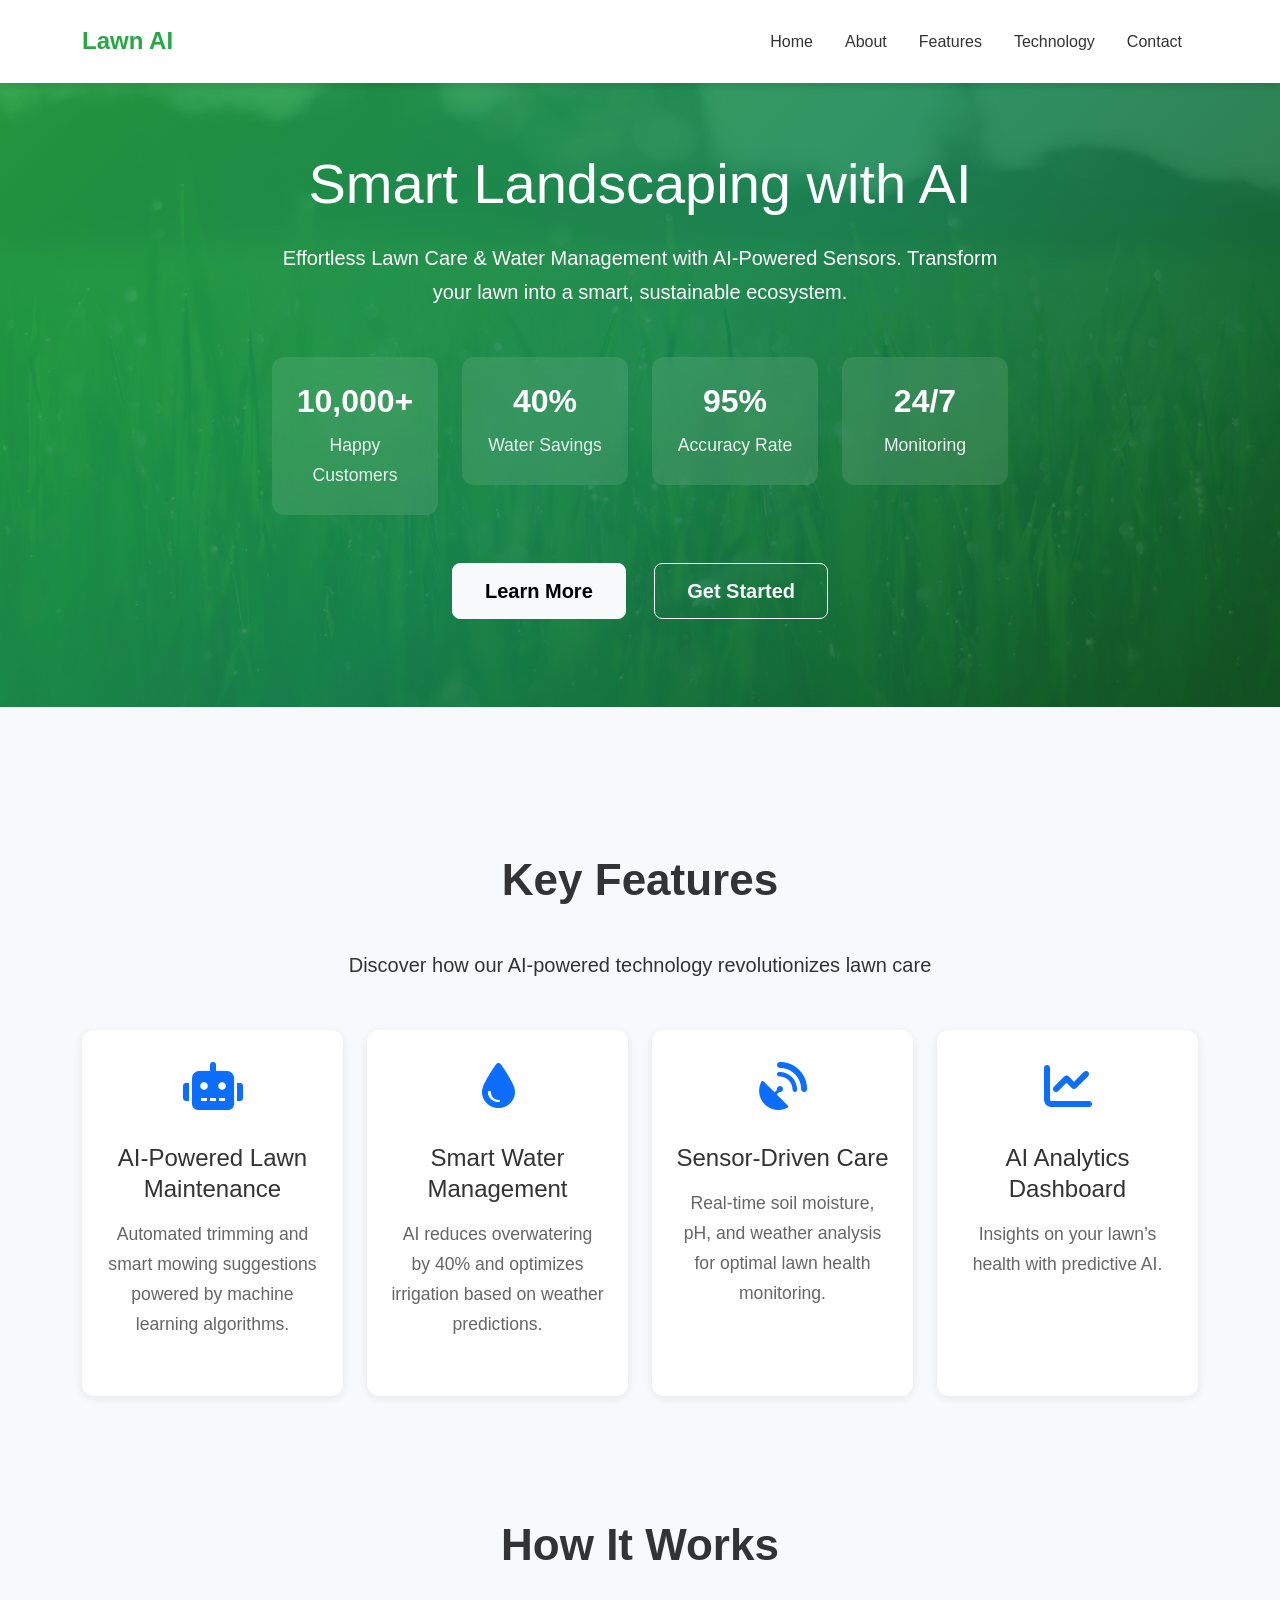
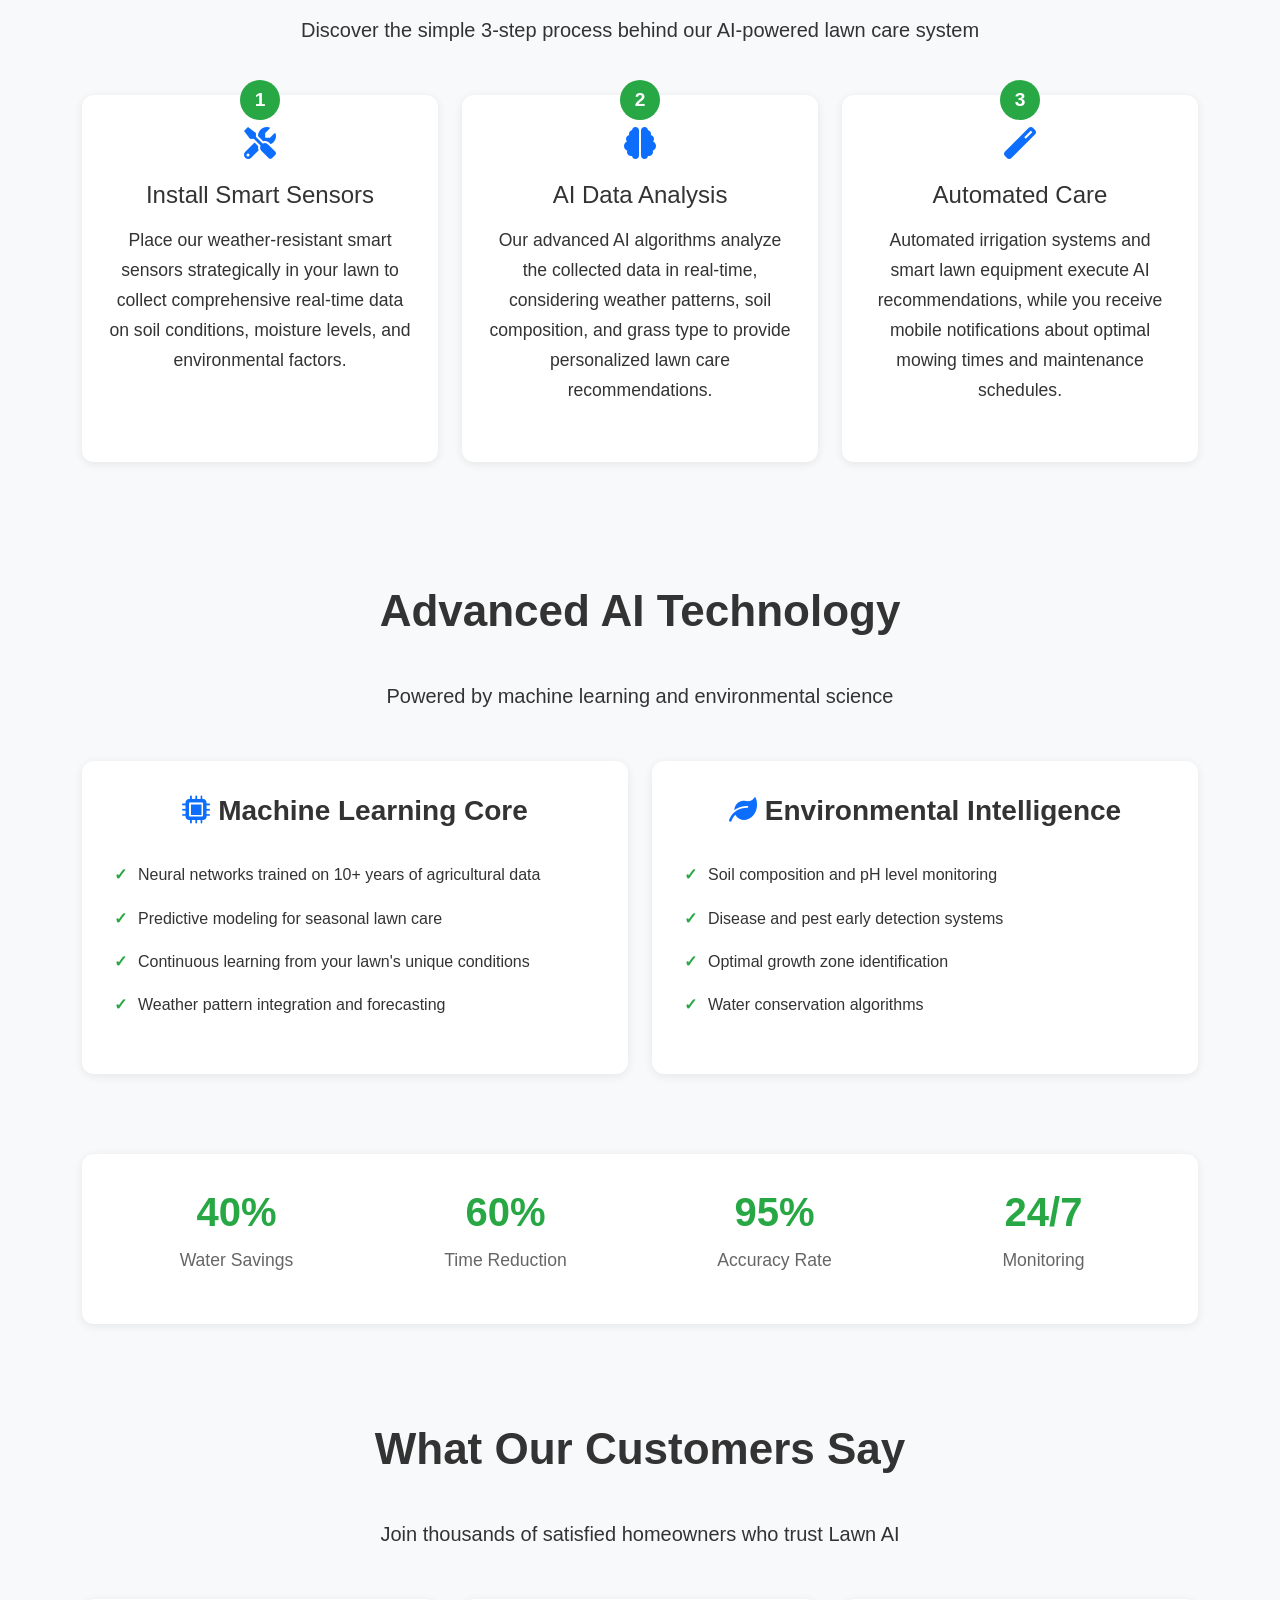
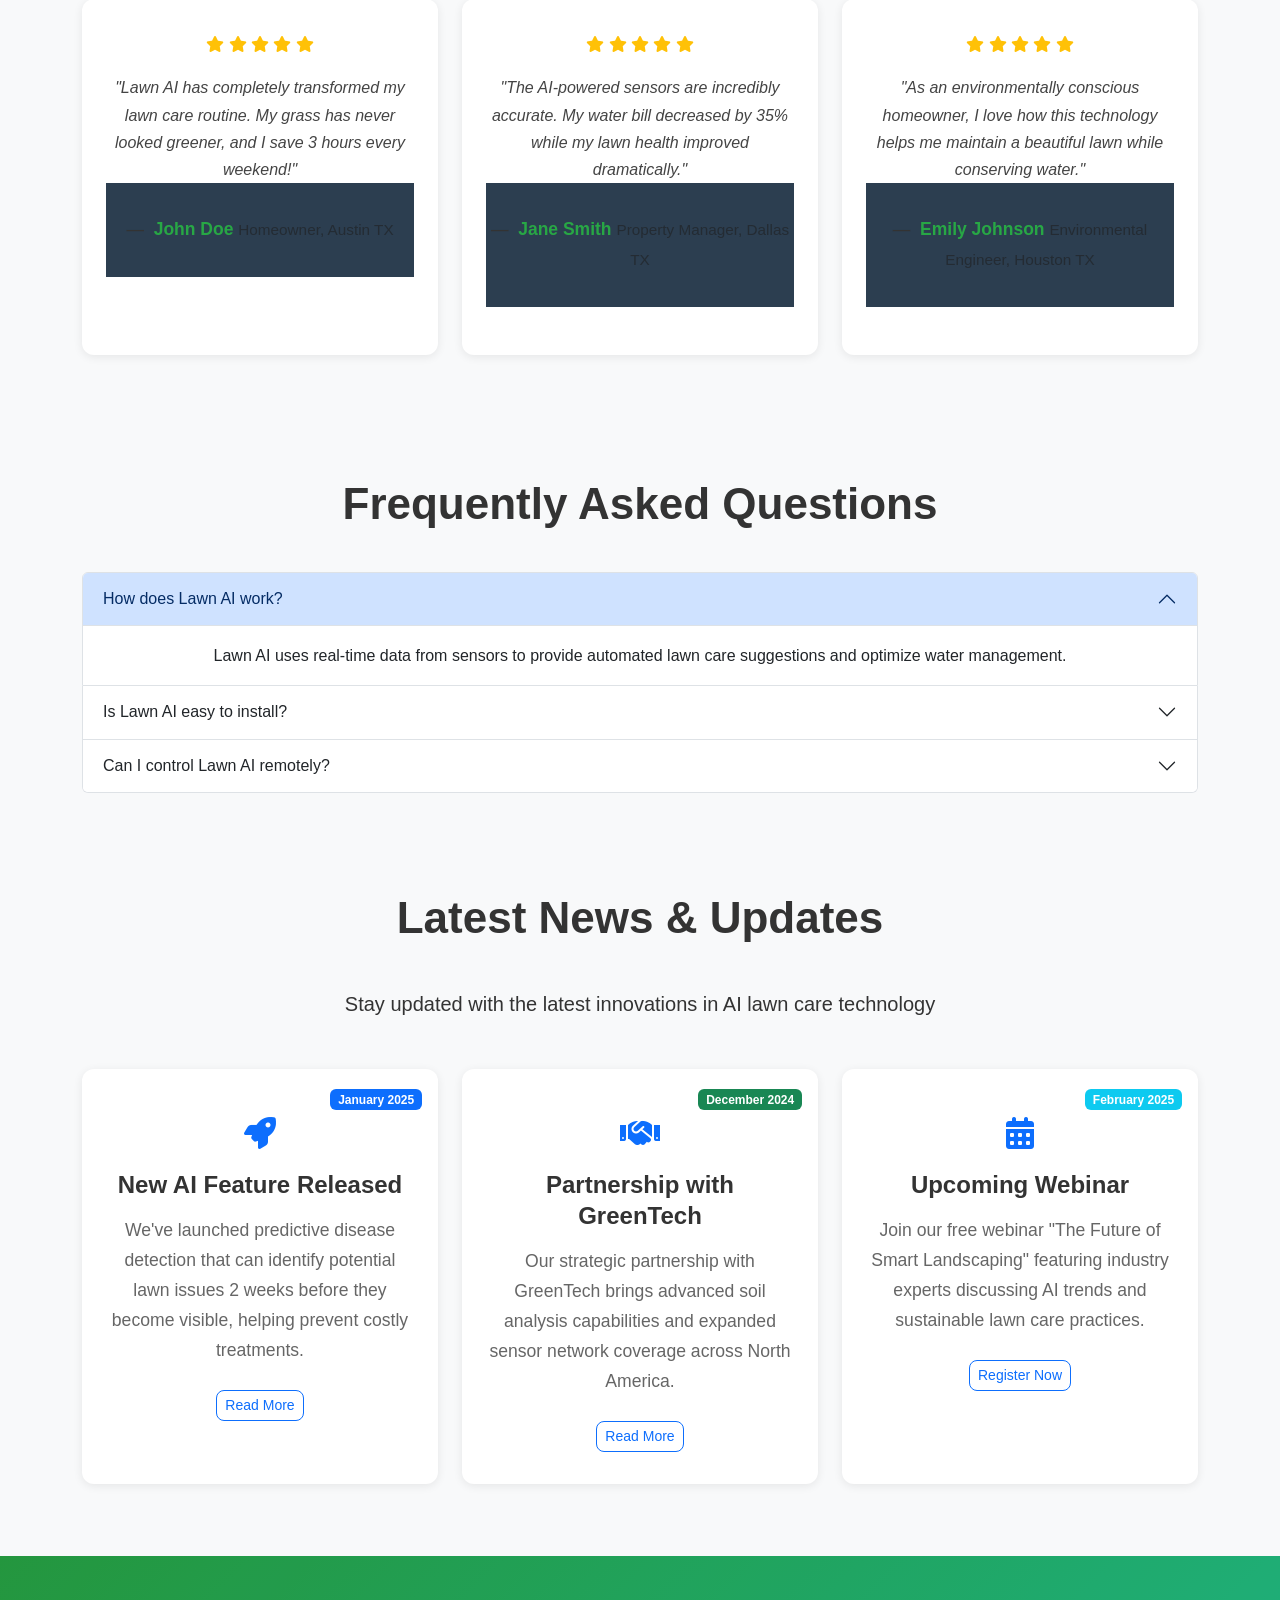
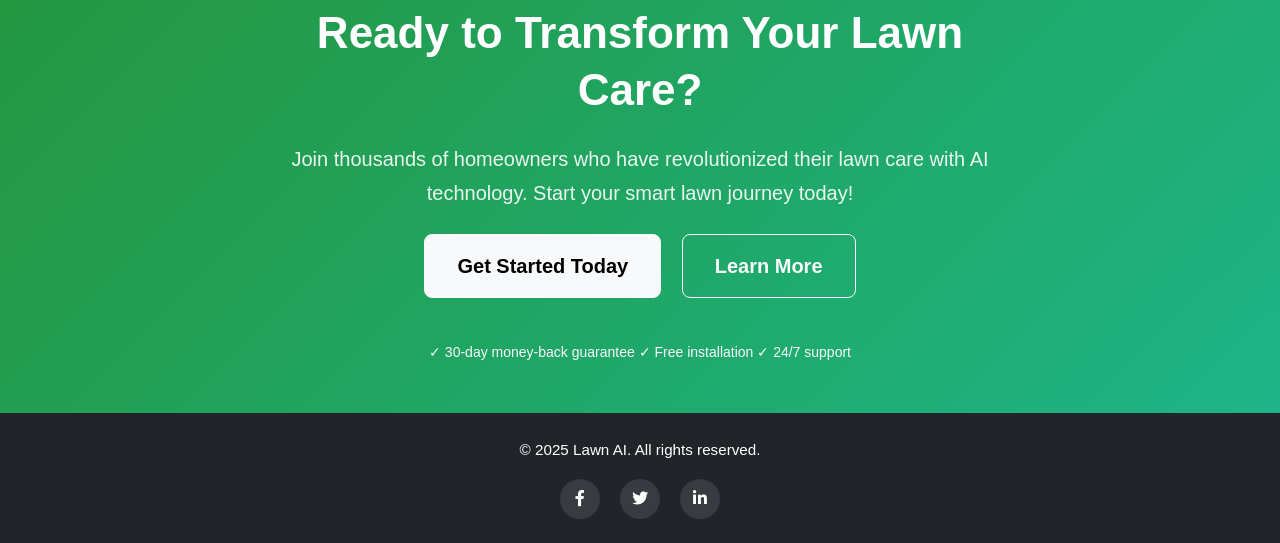
<file: index.html>
<!DOCTYPE html>
<html lang="en">
<head>
    <meta charset="UTF-8">
    <meta name="viewport" content="width=device-width, initial-scale=1.0">
    <meta name="description" content="Lawn AI - Smart Lawn Solutions for a Greener Future">
    <meta name="keywords" content="Lawn AI, Lawn, AI, Smart Lawn Care">
    <title>Lawn AI - Smart Landscaping</title>
    <link rel="stylesheet" href="https://cdn.jsdelivr.net/npm/bootstrap@5.3.0/dist/css/bootstrap.min.css">
    <link rel="stylesheet" href="css/styles.css">
    <link rel="stylesheet" href="https://cdnjs.cloudflare.com/ajax/libs/font-awesome/6.0.0-beta3/css/all.min.css">
    <style>
        
    </style>
</head>
<body>
    <!-- Navbar -->
    <nav class="navbar navbar-expand-lg navbar-light bg-white fixed-top">
        <div class="container">
            <a class="navbar-brand text-success" href="index.html"><strong>Lawn AI</strong></a>
            <button class="navbar-toggler" type="button" data-bs-toggle="collapse" data-bs-target="#navbarNav" aria-controls="navbarNav" aria-expanded="false" aria-label="Toggle navigation">
                <span class="navbar-toggler-icon"></span>
            </button>
            <div class="collapse navbar-collapse" id="navbarNav">
                <ul class="navbar-nav ms-auto">
                    <li class="nav-item"><a class="nav-link active" href="index.html">Home</a></li>
                    <li class="nav-item"><a class="nav-link" href="about.html">About</a></li>
                    <li class="nav-item"><a class="nav-link" href="features.html">Features</a></li>
                    <li class="nav-item"><a class="nav-link" href="technology.html">Technology</a></li>
                    <li class="nav-item"><a class="nav-link" href="contact.html">Contact</a></li>
                </ul>
            </div>
        </div>
    </nav>

    <!-- Hero Section -->
    <section class="hero-home d-flex align-items-center text-white text-center">
        <div class="container">
            <div class="row justify-content-center">
                <div class="col-lg-8">
                    <h1 class="display-4 mb-4">Smart Landscaping with AI</h1>
                    <p class="lead">Effortless Lawn Care & Water Management with AI-Powered Sensors. Transform your lawn into a smart, sustainable ecosystem.</p>
                    <div class="hero-stats mt-5">
                        <div class="row">
                            <div class="col-md-3 mb-3">
                                <div class="stat-hero">
                                    <h3>10,000+</h3>
                                    <p>Happy Customers</p>
                                </div>
                            </div>
                            <div class="col-md-3 mb-3">
                                <div class="stat-hero">
                                    <h3>40%</h3>
                                    <p>Water Savings</p>
                                </div>
                            </div>
                            <div class="col-md-3 mb-3">
                                <div class="stat-hero">
                                    <h3>95%</h3>
                                    <p>Accuracy Rate</p>
                                </div>
                            </div>
                            <div class="col-md-3 mb-3">
                                <div class="stat-hero">
                                    <h3>24/7</h3>
                                    <p>Monitoring</p>
                                </div>
                            </div>
                        </div>
                    </div>
                    <div class="hero-actions mt-4">
                        <a href="features.html" class="btn btn-light btn-lg me-3">Learn More</a>
                        <a href="contact.html" class="btn btn-outline-light btn-lg">Get Started</a>
                    </div>
                </div>
            </div>
        </div>
    </section>

    <!-- Add spacing -->
    <div class="py-5"></div>

    <!-- Features Section -->
    <section id="features" class="py-5 bg-light text-center">
        <div class="container">
            <h2>Key Features</h2>
            <p class="lead mb-5">Discover how our AI-powered technology revolutionizes lawn care</p>
            <div class="row mt-4">
                <div class="col-md-3 mb-4">
                    <div class="feature-card h-100">
                        <div class="feature-icon">
                            <i class="fas fa-robot fa-3x text-primary mb-3"></i>
                        </div>
                        <h4>AI-Powered Lawn Maintenance</h4>
                        <p>Automated trimming and smart mowing suggestions powered by machine learning algorithms.</p>
                    </div>
                </div>
                <div class="col-md-3 mb-4">
                    <div class="feature-card h-100">
                        <div class="feature-icon">
                            <i class="fas fa-tint fa-3x text-primary mb-3"></i>
                        </div>
                        <h4>Smart Water Management</h4>
                        <p>AI reduces overwatering by 40% and optimizes irrigation based on weather predictions.</p>
                    </div>
                </div>
                <div class="col-md-3 mb-4">
                    <div class="feature-card h-100">
                        <div class="feature-icon">
                            <i class="fas fa-satellite-dish fa-3x text-primary mb-3"></i>
                        </div>
                        <h4>Sensor-Driven Care</h4>
                        <p>Real-time soil moisture, pH, and weather analysis for optimal lawn health monitoring.</p>
                    </div>
                </div>
                <div class="col-md-3 mb-4">
                    <div class="feature-card h-100">
                        <div class="feature-icon">
                            <i class="fas fa-chart-line fa-3x text-primary mb-3"></i>
                        </div>
                        <h4>AI Analytics Dashboard</h4>
                        <p>Insights on your lawn’s health with predictive AI.</p>
                    </div>
                </div>
            </div>
        </div>
    </section>

    <!-- How It Works Section -->
    <section id="how-it-works" class="py-5 text-center">
        <div class="container">
            <h2>How It Works</h2>
            <p class="lead mb-5">Discover the simple 3-step process behind our AI-powered lawn care system</p>
            <div class="row mt-4">
                <div class="col-md-4 mb-4">
                    <div class="step-card">
                        <div class="step-number">
                            <span>1</span>
                        </div>
                        <div class="step-icon mb-3">
                            <i class="fas fa-tools fa-2x text-primary"></i>
                        </div>
                        <h4>Install Smart Sensors</h4>
                        <p>Place our weather-resistant smart sensors strategically in your lawn to collect comprehensive real-time data on soil conditions, moisture levels, and environmental factors.</p>
                    </div>
                </div>
                <div class="col-md-4 mb-4">
                    <div class="step-card">
                        <div class="step-number">
                            <span>2</span>
                        </div>
                        <div class="step-icon mb-3">
                            <i class="fas fa-brain fa-2x text-primary"></i>
                        </div>
                        <h4>AI Data Analysis</h4>
                        <p>Our advanced AI algorithms analyze the collected data in real-time, considering weather patterns, soil composition, and grass type to provide personalized lawn care recommendations.</p>
                    </div>
                </div>
                <div class="col-md-4 mb-4">
                    <div class="step-card">
                        <div class="step-number">
                            <span>3</span>
                        </div>
                        <div class="step-icon mb-3">
                            <i class="fas fa-magic fa-2x text-primary"></i>
                        </div>
                        <h4>Automated Care</h4>
                        <p>Automated irrigation systems and smart lawn equipment execute AI recommendations, while you receive mobile notifications about optimal mowing times and maintenance schedules.</p>
                    </div>
                </div>
            </div>
        </div>
    </section>

    <!-- AI Technology Section -->
    <section id="technology" class="py-5 bg-light text-center">
        <div class="container">
            <h2>Advanced AI Technology</h2>
            <p class="lead mb-5">Powered by machine learning and environmental science</p>
            <div class="row align-items-center">
                <div class="col-lg-6 mb-4">
                    <div class="tech-feature">
                        <h3><i class="fas fa-microchip text-primary me-2"></i>Machine Learning Core</h3>
                        <ul class="text-start mt-3">
                            <li>Neural networks trained on 10+ years of agricultural data</li>
                            <li>Predictive modeling for seasonal lawn care</li>
                            <li>Continuous learning from your lawn's unique conditions</li>
                            <li>Weather pattern integration and forecasting</li>
                        </ul>
                    </div>
                </div>
                <div class="col-lg-6 mb-4">
                    <div class="tech-feature">
                        <h3><i class="fas fa-leaf text-primary me-2"></i>Environmental Intelligence</h3>
                        <ul class="text-start mt-3">
                            <li>Soil composition and pH level monitoring</li>
                            <li>Disease and pest early detection systems</li>
                            <li>Optimal growth zone identification</li>
                            <li>Water conservation algorithms</li>
                        </ul>
                    </div>
                </div>
            </div>
            <div class="row mt-4">
                <div class="col-12">
                    <div class="stats-row">
                        <div class="row">
                            <div class="col-md-3 mb-3">
                                <div class="stat-item">
                                    <h3 class="stat-number">40%</h3>
                                    <p>Water Savings</p>
                                </div>
                            </div>
                            <div class="col-md-3 mb-3">
                                <div class="stat-item">
                                    <h3 class="stat-number">60%</h3>
                                    <p>Time Reduction</p>
                                </div>
                            </div>
                            <div class="col-md-3 mb-3">
                                <div class="stat-item">
                                    <h3 class="stat-number">95%</h3>
                                    <p>Accuracy Rate</p>
                                </div>
                            </div>
                            <div class="col-md-3 mb-3">
                                <div class="stat-item">
                                    <h3 class="stat-number">24/7</h3>
                                    <p>Monitoring</p>
                                </div>
                            </div>
                        </div>
                    </div>
                </div>
            </div>
        </div>
    </section>

    <!-- Testimonials Section -->
    <section id="testimonials" class="py-5 text-center">
        <div class="container">
            <h2>What Our Customers Say</h2>
            <p class="lead mb-5">Join thousands of satisfied homeowners who trust Lawn AI</p>
            <div class="row mt-4">
                <div class="col-md-4 mb-4">
                    <div class="testimonial-card">
                        <div class="stars mb-3">
                            <i class="fas fa-star text-warning"></i>
                            <i class="fas fa-star text-warning"></i>
                            <i class="fas fa-star text-warning"></i>
                            <i class="fas fa-star text-warning"></i>
                            <i class="fas fa-star text-warning"></i>
                        </div>
                        <blockquote class="blockquote">
                            <p class="mb-3">"Lawn AI has completely transformed my lawn care routine. My grass has never looked greener, and I save 3 hours every weekend!"</p>
                            <footer class="blockquote-footer">
                                <strong>John Doe</strong>
                                <small class="text-muted">Homeowner, Austin TX</small>
                            </footer>
                        </blockquote>
                    </div>
                </div>
                <div class="col-md-4 mb-4">
                    <div class="testimonial-card">
                        <div class="stars mb-3">
                            <i class="fas fa-star text-warning"></i>
                            <i class="fas fa-star text-warning"></i>
                            <i class="fas fa-star text-warning"></i>
                            <i class="fas fa-star text-warning"></i>
                            <i class="fas fa-star text-warning"></i>
                        </div>
                        <blockquote class="blockquote">
                            <p class="mb-3">"The AI-powered sensors are incredibly accurate. My water bill decreased by 35% while my lawn health improved dramatically."</p>
                            <footer class="blockquote-footer">
                                <strong>Jane Smith</strong>
                                <small class="text-muted">Property Manager, Dallas TX</small>
                            </footer>
                        </blockquote>
                    </div>
                </div>
                <div class="col-md-4 mb-4">
                    <div class="testimonial-card">
                        <div class="stars mb-3">
                            <i class="fas fa-star text-warning"></i>
                            <i class="fas fa-star text-warning"></i>
                            <i class="fas fa-star text-warning"></i>
                            <i class="fas fa-star text-warning"></i>
                            <i class="fas fa-star text-warning"></i>
                        </div>
                        <blockquote class="blockquote">
                            <p class="mb-3">"As an environmentally conscious homeowner, I love how this technology helps me maintain a beautiful lawn while conserving water."</p>
                            <footer class="blockquote-footer">
                                <strong>Emily Johnson</strong>
                                <small class="text-muted">Environmental Engineer, Houston TX</small>
                            </footer>
                        </blockquote>
                    </div>
                </div>
            </div>
        </div>
    </section>

    <!-- FAQ Section -->
    <section id="faq" class="py-5 text-center">
        <div class="container">
            <h2>Frequently Asked Questions</h2>
            <div class="accordion" id="faqAccordion">
                <div class="accordion-item">
                    <h2 class="accordion-header" id="headingOne">
                        <button class="accordion-button" type="button" data-bs-toggle="collapse" data-bs-target="#collapseOne" aria-expanded="true" aria-controls="collapseOne">
                            How does Lawn AI work?
                        </button>
                    </h2>
                    <div id="collapseOne" class="accordion-collapse collapse show" aria-labelledby="headingOne" data-bs-parent="#faqAccordion">
                        <div class="accordion-body">
                            Lawn AI uses real-time data from sensors to provide automated lawn care suggestions and optimize water management.
                        </div>
                    </div>
                </div>
                <div class="accordion-item">
                    <h2 class="accordion-header" id="headingTwo">
                        <button class="accordion-button collapsed" type="button" data-bs-toggle="collapse" data-bs-target="#collapseTwo" aria-expanded="false" aria-controls="collapseTwo">
                            Is Lawn AI easy to install?
                        </button>
                    </h2>
                    <div id="collapseTwo" class="accordion-collapse collapse" aria-labelledby="headingTwo" data-bs-parent="#faqAccordion">
                        <div class="accordion-body">
                            Yes, Lawn AI is designed for easy installation and setup. Our user-friendly guide will help you get started quickly.
                        </div>
                    </div>
                </div>
                <div class="accordion-item">
                    <h2 class="accordion-header" id="headingThree">
                        <button class="accordion-button collapsed" type="button" data-bs-toggle="collapse" data-bs-target="#collapseThree" aria-expanded="false" aria-controls="collapseThree">
                            Can I control Lawn AI remotely?
                        </button>
                    </h2>
                    <div id="collapseThree" class="accordion-collapse collapse" aria-labelledby="headingThree" data-bs-parent="#faqAccordion">
                        <div class="accordion-body">
                            Yes, you can control and monitor Lawn AI remotely through our mobile app, available for both iOS and Android.
                        </div>
                    </div>
                </div>
            </div>
        </div>
    </section>

    <!-- Latest News Section -->
    <section id="news" class="py-5 bg-light text-center">
        <div class="container">
            <h2>Latest News & Updates</h2>
            <p class="lead mb-5">Stay updated with the latest innovations in AI lawn care technology</p>
            <div class="row mt-4">
                <div class="col-md-4 mb-4">
                    <div class="news-card">
                        <div class="news-date">
                            <span class="badge bg-primary">January 2025</span>
                        </div>
                        <div class="news-icon mb-3">
                            <i class="fas fa-rocket fa-2x text-primary"></i>
                        </div>
                        <h4>New AI Feature Released</h4>
                        <p>We've launched predictive disease detection that can identify potential lawn issues 2 weeks before they become visible, helping prevent costly treatments.</p>
                        <a href="#" class="btn btn-outline-primary btn-sm">Read More</a>
                    </div>
                </div>
                <div class="col-md-4 mb-4">
                    <div class="news-card">
                        <div class="news-date">
                            <span class="badge bg-success">December 2024</span>
                        </div>
                        <div class="news-icon mb-3">
                            <i class="fas fa-handshake fa-2x text-primary"></i>
                        </div>
                        <h4>Partnership with GreenTech</h4>
                        <p>Our strategic partnership with GreenTech brings advanced soil analysis capabilities and expanded sensor network coverage across North America.</p>
                        <a href="#" class="btn btn-outline-primary btn-sm">Read More</a>
                    </div>
                </div>
                <div class="col-md-4 mb-4">
                    <div class="news-card">
                        <div class="news-date">
                            <span class="badge bg-info">February 2025</span>
                        </div>
                        <div class="news-icon mb-3">
                            <i class="fas fa-calendar-alt fa-2x text-primary"></i>
                        </div>
                        <h4>Upcoming Webinar</h4>
                        <p>Join our free webinar "The Future of Smart Landscaping" featuring industry experts discussing AI trends and sustainable lawn care practices.</p>
                        <a href="#" class="btn btn-outline-primary btn-sm">Register Now</a>
                    </div>
                </div>
            </div>
        </div>
    </section>

    <!-- Call to Action Section -->
    <section class="cta-section py-5 text-center text-white">
        <div class="container">
            <div class="row justify-content-center">
                <div class="col-lg-8">
                    <h2 class="mb-4">Ready to Transform Your Lawn Care?</h2>
                    <p class="lead mb-4">Join thousands of homeowners who have revolutionized their lawn care with AI technology. Start your smart lawn journey today!</p>
                    <div class="cta-buttons">
                        <a href="contact.html" class="btn btn-light btn-lg me-3 mb-3">Get Started Today</a>
                        <a href="features.html" class="btn btn-outline-light btn-lg mb-3">Learn More</a>
                    </div>
                    <div class="mt-4">
                        <small class="text-light">✓ 30-day money-back guarantee ✓ Free installation ✓ 24/7 support</small>
                    </div>
                </div>
            </div>
        </div>
    </section>

    <!-- Back to Top Button -->
    <button id="back-to-top" class="btn btn-primary"><i class="fas fa-arrow-up"></i></button>

    <!-- Footer -->
    <footer class="bg-dark text-white text-center py-4">
        <div class="container">
            <p>&copy; 2025 Lawn AI. All rights reserved.</p>
            <div class="mt-3">
                <a href="#" class="text-white me-3 footer-link"><i class="fab fa-facebook-f"></i></a>
                <a href="#" class="text-white me-3 footer-link"><i class="fab fa-twitter"></i></a>
                <a href="#" class="text-white footer-link"><i class="fab fa-linkedin-in"></i></a>
            </div>
        </div>
    </footer>

    <script src="https://cdn.jsdelivr.net/npm/bootstrap@5.3.0/dist/js/bootstrap.bundle.min.js"></script>
    <script>
        // Show or hide the back-to-top button
        window.addEventListener('scroll', function() {
            const backToTopButton = document.getElementById('back-to-top');
            if (window.scrollY > 300) {
                backToTopButton.style.display = 'flex';
            } else {
                backToTopButton.style.display = 'none';
            }
        });

        // Scroll to top when the button is clicked
        document.getElementById('back-to-top').addEventListener('click', function() {
            window.scrollTo({ top: 0, behavior: 'smooth' });
        });

        // Scroll animations
        const observerOptions = {
            threshold: 0.1,
            rootMargin: '0px 0px -50px 0px'
        };

        const observer = new IntersectionObserver(function(entries) {
            entries.forEach(entry => {
                if (entry.isIntersecting) {
                    entry.target.classList.add('visible');
                }
            });
        }, observerOptions);

        // Observe all animatable elements
        document.addEventListener('DOMContentLoaded', function() {
            const animateElements = document.querySelectorAll('.feature-card, .step-card, .testimonial-card, .news-card, .tech-feature, .stat-item');
            animateElements.forEach(el => {
                el.classList.add('animate-on-scroll');
                observer.observe(el);
            });

            // Add staggered animation delays
            animateElements.forEach((el, index) => {
                el.style.transitionDelay = `${index * 0.1}s`;
            });
        });

        // Smooth scrolling for navigation links
        document.querySelectorAll('a[href^="#"]').forEach(anchor => {
            anchor.addEventListener('click', function (e) {
                e.preventDefault();
                const target = document.querySelector(this.getAttribute('href'));
                if (target) {
                    target.scrollIntoView({
                        behavior: 'smooth',
                        block: 'start'
                    });
                }
            });
        });

        // Add active state to navigation based on scroll position
        window.addEventListener('scroll', function() {
            const sections = document.querySelectorAll('section[id]');
            const navLinks = document.querySelectorAll('.nav-link');
            
            let current = '';
            sections.forEach(section => {
                const sectionTop = section.offsetTop - 100;
                if (window.pageYOffset >= sectionTop) {
                    current = section.getAttribute('id');
                }
            });

            navLinks.forEach(link => {
                link.classList.remove('active');
                if (link.getAttribute('href') === `#${current}`) {
                    link.classList.add('active');
                }
            });
        });
    </script>
</body>
</html>
</file>
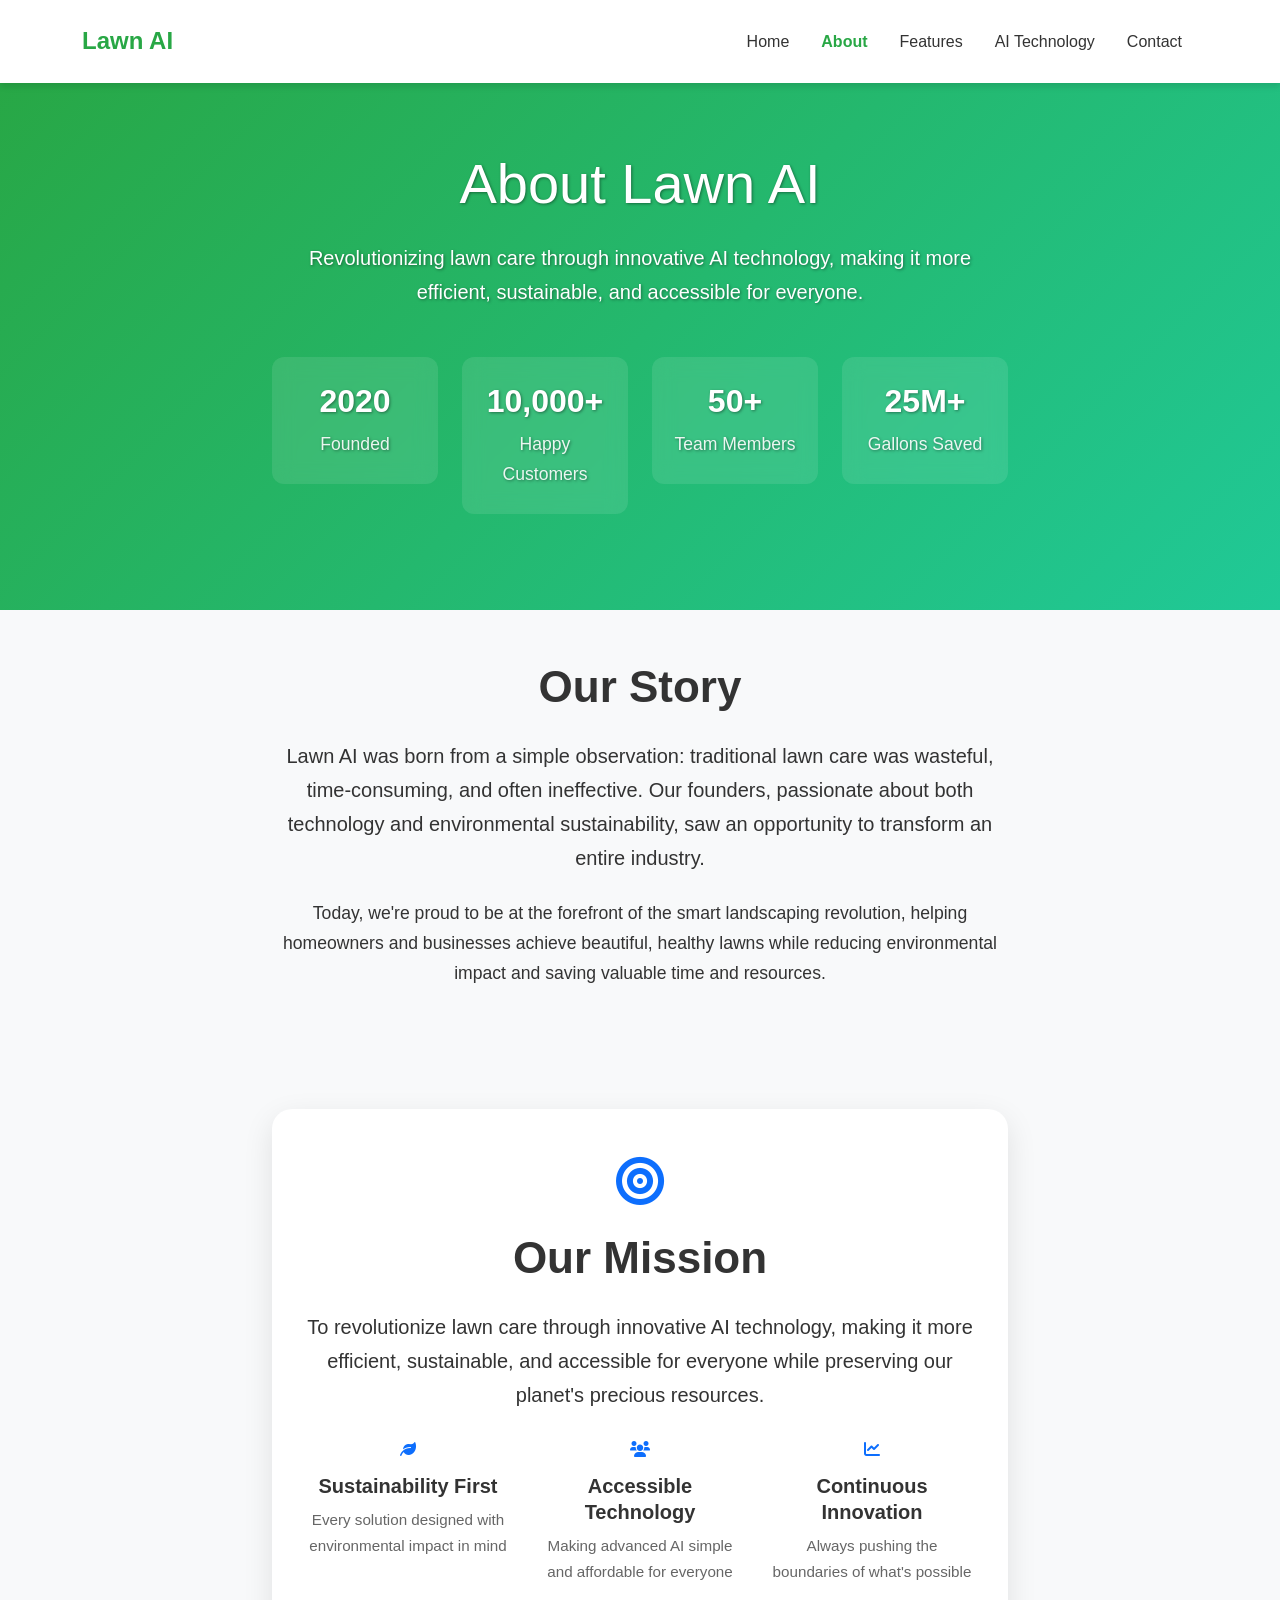
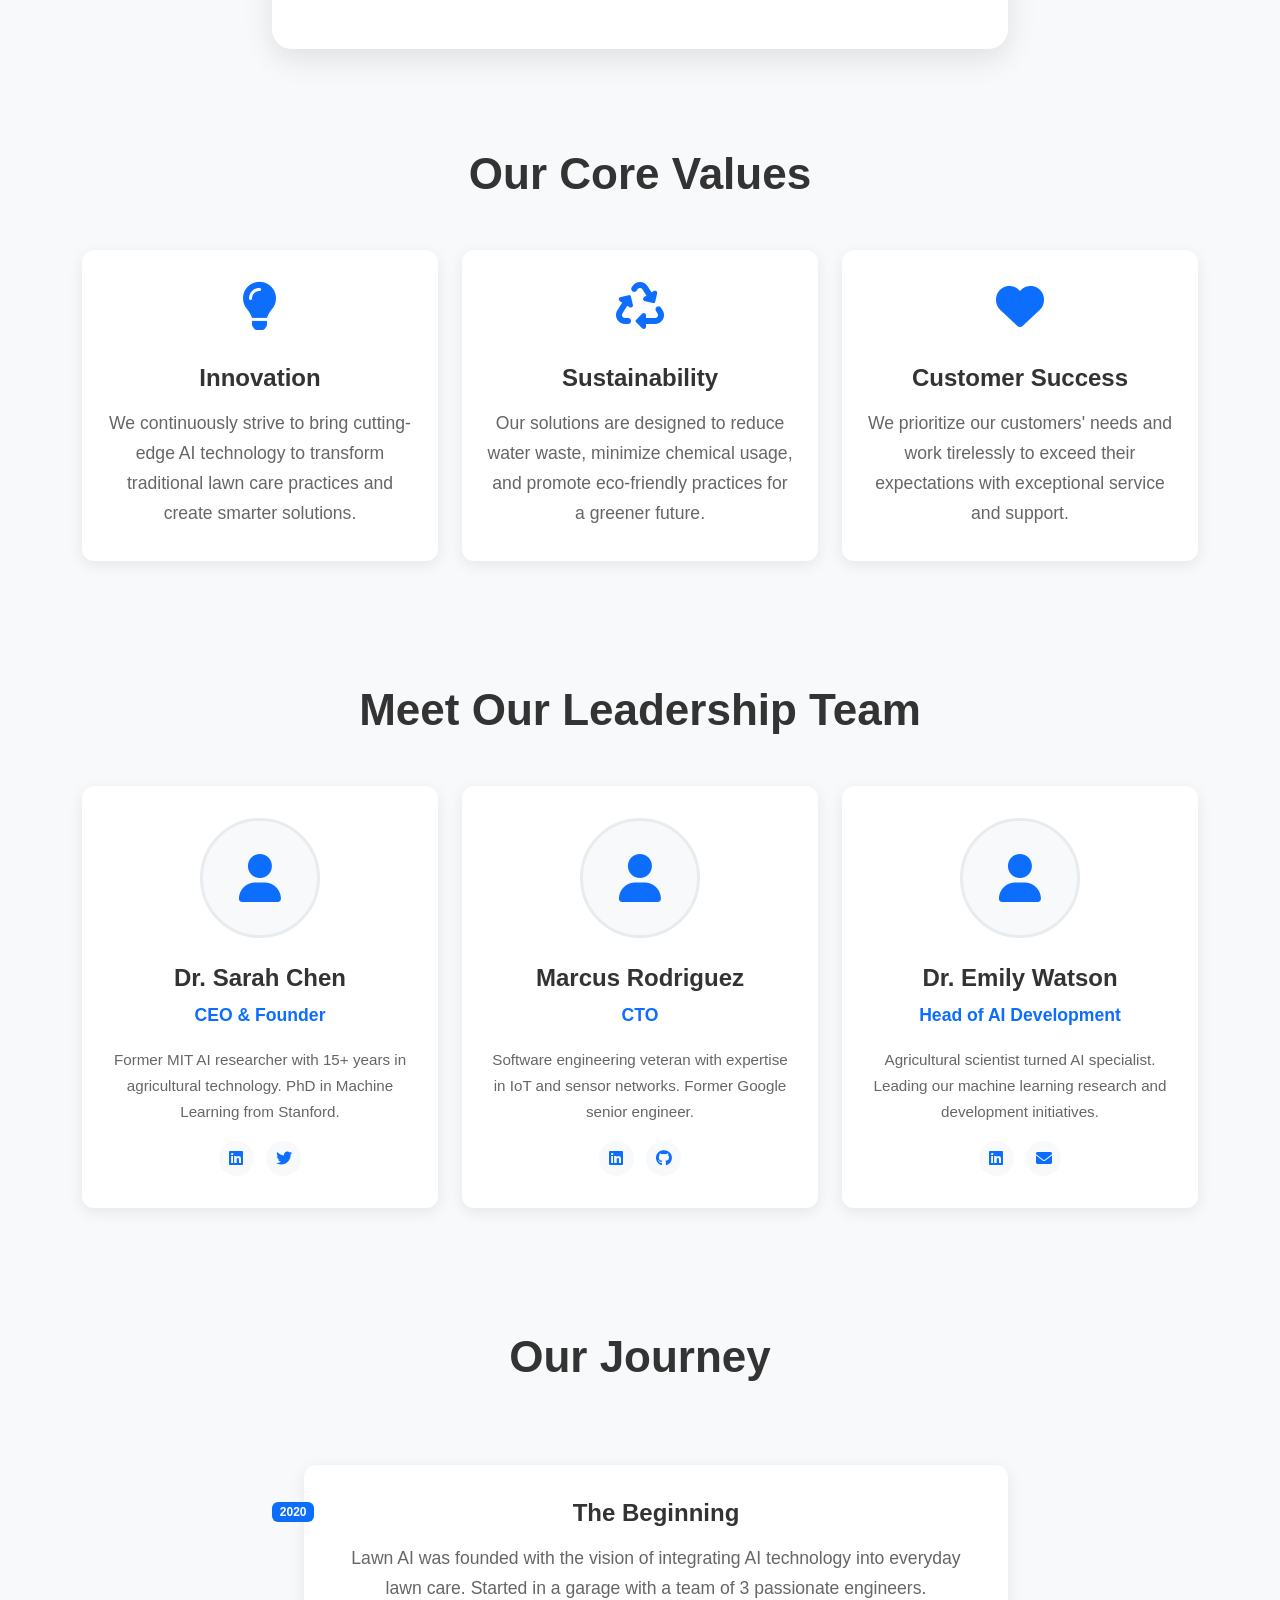
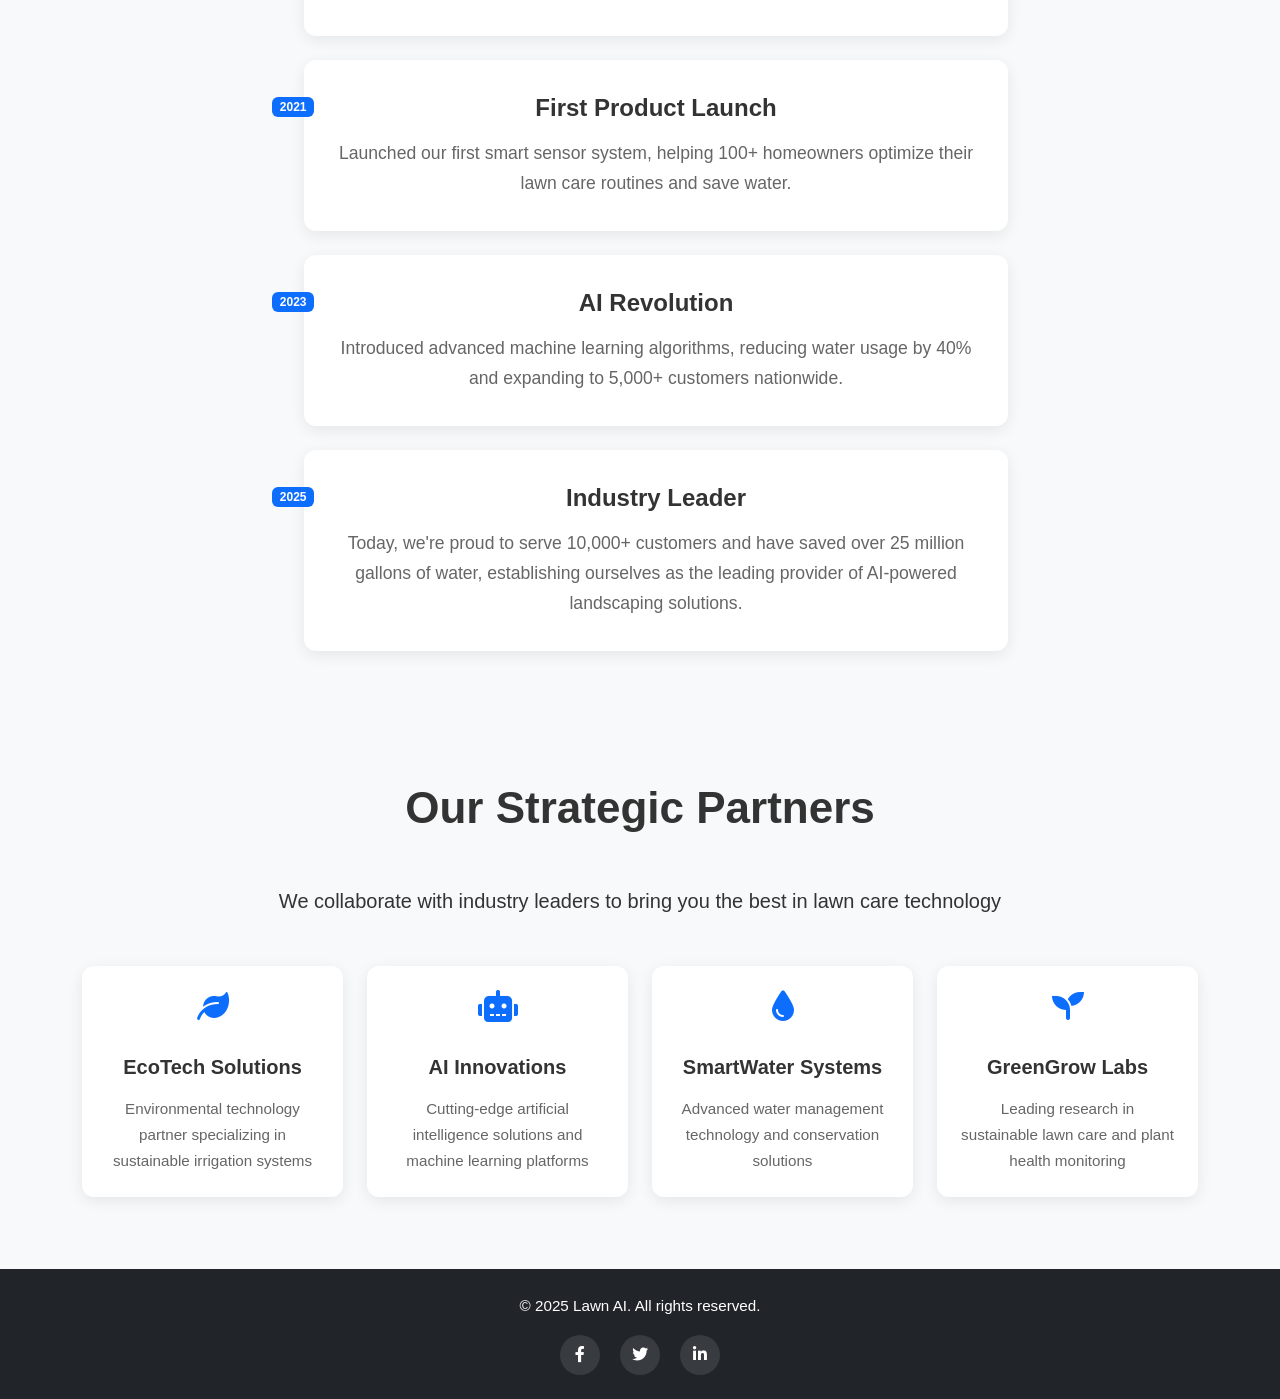
<file: about.html>
<!DOCTYPE html>
<html lang="en">
<head>
    <meta charset="UTF-8">
    <meta name="viewport" content="width=device-width, initial-scale=1.0">
    <title>About Lawn AI</title>
    <link rel="stylesheet" href="https://cdn.jsdelivr.net/npm/bootstrap@5.3.0/dist/css/bootstrap.min.css">
    <link rel="stylesheet" href="css/styles.css">
    <link rel="stylesheet" href="https://cdnjs.cloudflare.com/ajax/libs/font-awesome/6.0.0-beta3/css/all.min.css">
</head>
<body>
    <!-- Navbar -->
    <nav class="navbar navbar-expand-lg navbar-light bg-white fixed-top">
        <div class="container">
            <a class="navbar-brand text-success" href="index.html"><strong>Lawn AI</strong></a>
            <button class="navbar-toggler" type="button" data-bs-toggle="collapse" data-bs-target="#navbarNav" aria-controls="navbarNav" aria-expanded="false" aria-label="Toggle navigation">
                <span class="navbar-toggler-icon"></span>
            </button>
            <div class="collapse navbar-collapse" id="navbarNav">
                <ul class="navbar-nav ms-auto">
                    <li class="nav-item"><a class="nav-link" href="index.html">Home</a></li>
                    <li class="nav-item"><a class="nav-link active" href="about.html">About</a></li>
                    <li class="nav-item"><a class="nav-link" href="features.html">Features</a></li>
                    <li class="nav-item"><a class="nav-link" href="technology.html">AI Technology</a></li>
                    <li class="nav-item"><a class="nav-link" href="contact.html">Contact</a></li>
                </ul>
            </div>
        </div>
    </nav>

    <!-- Hero Section -->
    <section class="hero-about d-flex align-items-center text-white text-center">
        <div class="container">
            <div class="row justify-content-center">
                <div class="col-lg-8">
                    <h1 class="display-4 mb-4">About Lawn AI</h1>
                    <p class="lead">Revolutionizing lawn care through innovative AI technology, making it more efficient, sustainable, and accessible for everyone.</p>
                    <div class="hero-stats mt-5">
                        <div class="row">
                            <div class="col-md-3 mb-3">
                                <div class="stat-hero">
                                    <h3>2020</h3>
                                    <p>Founded</p>
                                </div>
                            </div>
                            <div class="col-md-3 mb-3">
                                <div class="stat-hero">
                                    <h3>10,000+</h3>
                                    <p>Happy Customers</p>
                                </div>
                            </div>
                            <div class="col-md-3 mb-3">
                                <div class="stat-hero">
                                    <h3>50+</h3>
                                    <p>Team Members</p>
                                </div>
                            </div>
                            <div class="col-md-3 mb-3">
                                <div class="stat-hero">
                                    <h3>25M+</h3>
                                    <p>Gallons Saved</p>
                                </div>
                            </div>
                        </div>
                    </div>
                </div>
            </div>
        </div>
    </section>

    <!-- About Section -->
    <section id="about" class="py-5 text-center">
        <div class="container">
            <div class="row justify-content-center">
                <div class="col-lg-8">
                    <h2 class="mb-4">Our Story</h2>
                    <p class="lead">Lawn AI was born from a simple observation: traditional lawn care was wasteful, time-consuming, and often ineffective. Our founders, passionate about both technology and environmental sustainability, saw an opportunity to transform an entire industry.</p>
                    <p>Today, we're proud to be at the forefront of the smart landscaping revolution, helping homeowners and businesses achieve beautiful, healthy lawns while reducing environmental impact and saving valuable time and resources.</p>
                </div>
            </div>
        </div>
    </section>

    <!-- Mission Section -->
    <section id="mission" class="py-5 bg-light text-center">
        <div class="container">
            <div class="row justify-content-center">
                <div class="col-lg-8">
                    <div class="mission-card">
                        <i class="fas fa-bullseye fa-3x text-primary mb-4"></i>
                        <h2 class="mb-4">Our Mission</h2>
                        <p class="lead">To revolutionize lawn care through innovative AI technology, making it more efficient, sustainable, and accessible for everyone while preserving our planet's precious resources.</p>
                        <div class="mission-points mt-4">
                            <div class="row">
                                <div class="col-md-4 mb-3">
                                    <i class="fas fa-leaf text-primary mb-2"></i>
                                    <h5>Sustainability First</h5>
                                    <p>Every solution designed with environmental impact in mind</p>
                                </div>
                                <div class="col-md-4 mb-3">
                                    <i class="fas fa-users text-primary mb-2"></i>
                                    <h5>Accessible Technology</h5>
                                    <p>Making advanced AI simple and affordable for everyone</p>
                                </div>
                                <div class="col-md-4 mb-3">
                                    <i class="fas fa-chart-line text-primary mb-2"></i>
                                    <h5>Continuous Innovation</h5>
                                    <p>Always pushing the boundaries of what's possible</p>
                                </div>
                            </div>
                        </div>
                    </div>
                </div>
            </div>
        </div>
    </section>

    <!-- Values Section -->
    <section id="values" class="py-5 text-center">
        <div class="container">
            <h2 class="mb-5">Our Core Values</h2>
            <div class="row mt-4">
                <div class="col-md-4 mb-4">
                    <div class="value-card h-100">
                        <div class="value-icon">
                            <i class="fas fa-lightbulb fa-3x text-primary mb-3"></i>
                        </div>
                        <h4>Innovation</h4>
                        <p>We continuously strive to bring cutting-edge AI technology to transform traditional lawn care practices and create smarter solutions.</p>
                    </div>
                </div>
                <div class="col-md-4 mb-4">
                    <div class="value-card h-100">
                        <div class="value-icon">
                            <i class="fas fa-recycle fa-3x text-primary mb-3"></i>
                        </div>
                        <h4>Sustainability</h4>
                        <p>Our solutions are designed to reduce water waste, minimize chemical usage, and promote eco-friendly practices for a greener future.</p>
                    </div>
                </div>
                <div class="col-md-4 mb-4">
                    <div class="value-card h-100">
                        <div class="value-icon">
                            <i class="fas fa-heart fa-3x text-primary mb-3"></i>
                        </div>
                        <h4>Customer Success</h4>
                        <p>We prioritize our customers' needs and work tirelessly to exceed their expectations with exceptional service and support.</p>
                    </div>
                </div>
            </div>
        </div>
    </section>

    <!-- Team Section -->
    <section id="team" class="py-5 bg-light text-center">
        <div class="container">
            <h2 class="mb-5">Meet Our Leadership Team</h2>
            <div class="row mt-4">
                <div class="col-md-4 mb-4">
                    <div class="team-card">
                        <div class="team-avatar">
                            <div class="avatar-placeholder">
                                <i class="fas fa-user fa-3x text-primary"></i>
                            </div>
                        </div>
                        <div class="team-info">
                            <h4>Dr. Sarah Chen</h4>
                            <p class="team-role text-primary">CEO & Founder</p>
                            <p class="team-bio">Former MIT AI researcher with 15+ years in agricultural technology. PhD in Machine Learning from Stanford.</p>
                            <div class="team-social">
                                <a href="#" class="text-primary me-2"><i class="fab fa-linkedin"></i></a>
                                <a href="#" class="text-primary"><i class="fab fa-twitter"></i></a>
                            </div>
                        </div>
                    </div>
                </div>
                <div class="col-md-4 mb-4">
                    <div class="team-card">
                        <div class="team-avatar">
                            <div class="avatar-placeholder">
                                <i class="fas fa-user fa-3x text-primary"></i>
                            </div>
                        </div>
                        <div class="team-info">
                            <h4>Marcus Rodriguez</h4>
                            <p class="team-role text-primary">CTO</p>
                            <p class="team-bio">Software engineering veteran with expertise in IoT and sensor networks. Former Google senior engineer.</p>
                            <div class="team-social">
                                <a href="#" class="text-primary me-2"><i class="fab fa-linkedin"></i></a>
                                <a href="#" class="text-primary"><i class="fab fa-github"></i></a>
                            </div>
                        </div>
                    </div>
                </div>
                <div class="col-md-4 mb-4">
                    <div class="team-card">
                        <div class="team-avatar">
                            <div class="avatar-placeholder">
                                <i class="fas fa-user fa-3x text-primary"></i>
                            </div>
                        </div>
                        <div class="team-info">
                            <h4>Dr. Emily Watson</h4>
                            <p class="team-role text-primary">Head of AI Development</p>
                            <p class="team-bio">Agricultural scientist turned AI specialist. Leading our machine learning research and development initiatives.</p>
                            <div class="team-social">
                                <a href="#" class="text-primary me-2"><i class="fab fa-linkedin"></i></a>
                                <a href="#" class="text-primary"><i class="fas fa-envelope"></i></a>
                            </div>
                        </div>
                    </div>
                </div>
            </div>
        </div>
    </section>

    <!-- History Section -->
    <section id="history" class="py-5 text-center">
        <div class="container">
            <h2 class="mb-5">Our Journey</h2>
            <div class="timeline">
                <div class="row">
                    <div class="col-lg-8 mx-auto">
                        <div class="timeline-item mb-4">
                            <div class="timeline-year">
                                <span class="badge bg-primary">2020</span>
                            </div>
                            <h4>The Beginning</h4>
                            <p>Lawn AI was founded with the vision of integrating AI technology into everyday lawn care. Started in a garage with a team of 3 passionate engineers.</p>
                        </div>
                        <div class="timeline-item mb-4">
                            <div class="timeline-year">
                                <span class="badge bg-primary">2021</span>
                            </div>
                            <h4>First Product Launch</h4>
                            <p>Launched our first smart sensor system, helping 100+ homeowners optimize their lawn care routines and save water.</p>
                        </div>
                        <div class="timeline-item mb-4">
                            <div class="timeline-year">
                                <span class="badge bg-primary">2023</span>
                            </div>
                            <h4>AI Revolution</h4>
                            <p>Introduced advanced machine learning algorithms, reducing water usage by 40% and expanding to 5,000+ customers nationwide.</p>
                        </div>
                        <div class="timeline-item">
                            <div class="timeline-year">
                                <span class="badge bg-primary">2025</span>
                            </div>
                            <h4>Industry Leader</h4>
                            <p>Today, we're proud to serve 10,000+ customers and have saved over 25 million gallons of water, establishing ourselves as the leading provider of AI-powered landscaping solutions.</p>
                        </div>
                    </div>
                </div>
            </div>
        </div>
    </section>

    <!-- Partners Section -->
    <section id="partners" class="py-5 bg-light text-center">
        <div class="container">
            <h2 class="mb-5">Our Strategic Partners</h2>
            <p class="lead mb-5">We collaborate with industry leaders to bring you the best in lawn care technology</p>
            <div class="row mt-4">
                <div class="col-md-3 mb-4">
                    <div class="partner-card h-100">
                        <div class="card-body text-center">
                            <i class="fas fa-leaf fa-3x text-primary mb-3"></i>
                            <h5 class="card-title">EcoTech Solutions</h5>
                            <p class="card-text">Environmental technology partner specializing in sustainable irrigation systems</p>
                        </div>
                    </div>
                </div>
                <div class="col-md-3 mb-4">
                    <div class="partner-card h-100">
                        <div class="card-body text-center">
                            <i class="fas fa-robot fa-3x text-primary mb-3"></i>
                            <h5 class="card-title">AI Innovations</h5>
                            <p class="card-text">Cutting-edge artificial intelligence solutions and machine learning platforms</p>
                        </div>
                    </div>
                </div>
                <div class="col-md-3 mb-4">
                    <div class="partner-card h-100">
                        <div class="card-body text-center">
                            <i class="fas fa-tint fa-3x text-primary mb-3"></i>
                            <h5 class="card-title">SmartWater Systems</h5>
                            <p class="card-text">Advanced water management technology and conservation solutions</p>
                        </div>
                    </div>
                </div>
                <div class="col-md-3 mb-4">
                    <div class="partner-card h-100">
                        <div class="card-body text-center">
                            <i class="fas fa-seedling fa-3x text-primary mb-3"></i>
                            <h5 class="card-title">GreenGrow Labs</h5>
                            <p class="card-text">Leading research in sustainable lawn care and plant health monitoring</p>
                        </div>
                    </div>
                </div>
            </div>
        </div>
    </section>

    <!-- Footer -->
    <footer class="bg-dark text-white text-center py-4">
        <div class="container">
            <p>&copy; 2025 Lawn AI. All rights reserved.</p>
            <div class="mt-3">
                <a href="#" class="text-white me-3 footer-link"><i class="fab fa-facebook-f"></i></a>
                <a href="#" class="text-white me-3 footer-link"><i class="fab fa-twitter"></i></a>
                <a href="#" class="text-white footer-link"><i class="fab fa-linkedin-in"></i></a>
            </div>
        </div>
    </footer>

    <script src="https://cdn.jsdelivr.net/npm/bootstrap@5.3.0/dist/js/bootstrap.bundle.min.js"></script>
</body>
</html>
</file>
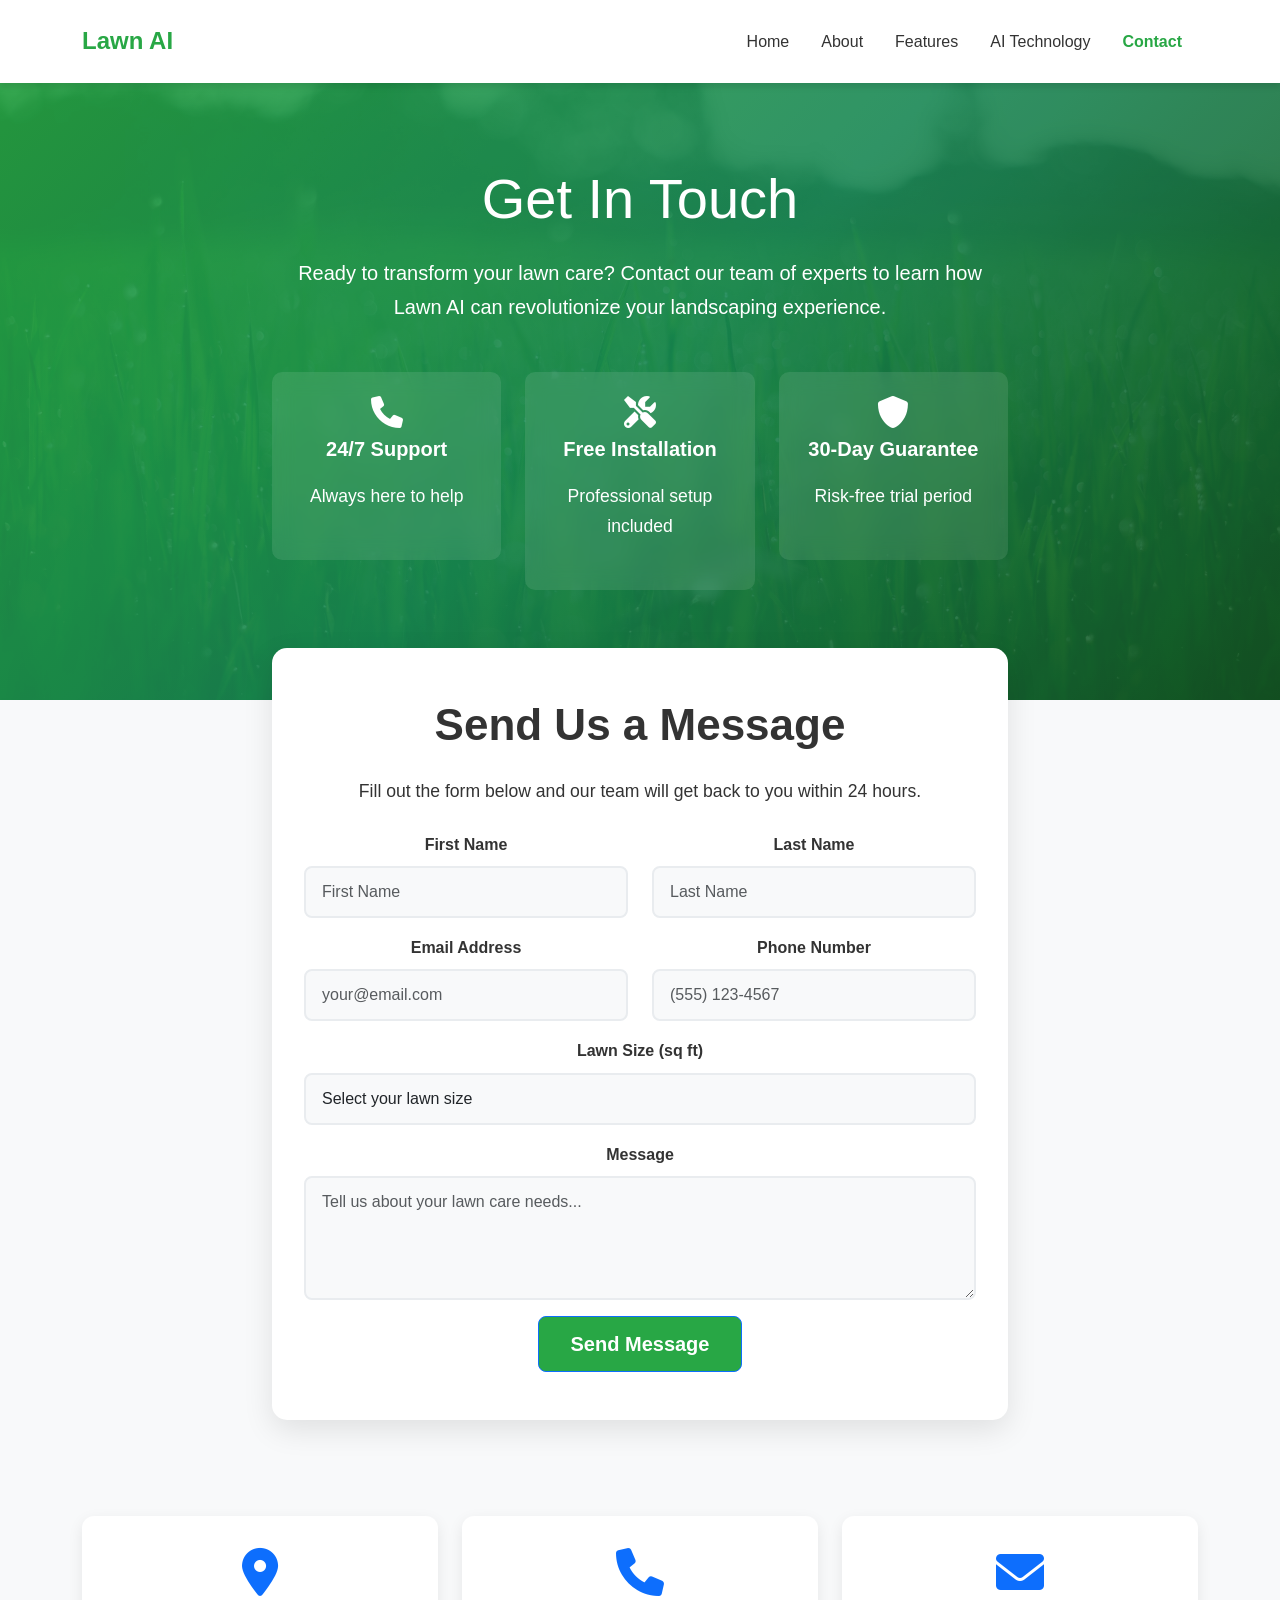
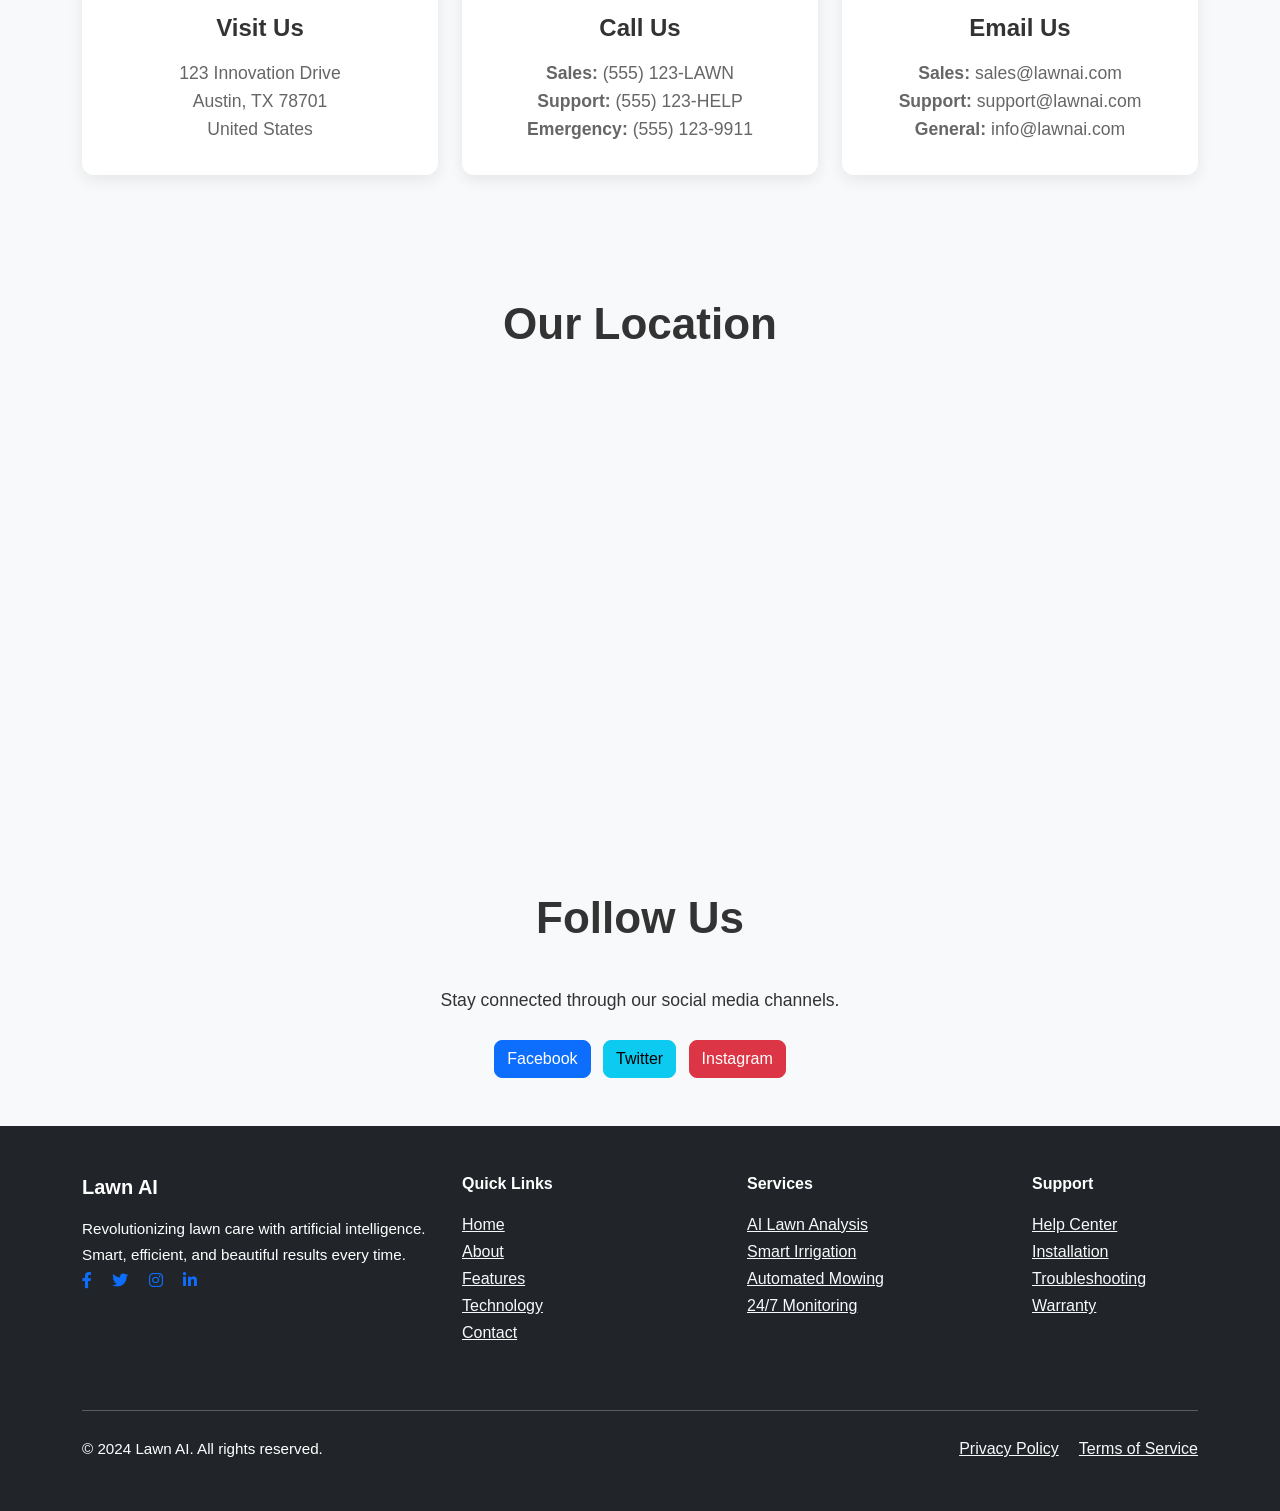
<file: contact.html>
<!DOCTYPE html>
<html lang="en">
<head>
    <meta charset="UTF-8">
    <meta name="viewport" content="width=device-width, initial-scale=1.0">
    <title>Contact Us - Lawn AI</title>
    <link rel="stylesheet" href="https://cdn.jsdelivr.net/npm/bootstrap@5.3.0/dist/css/bootstrap.min.css">
    <link rel="stylesheet" href="css/styles.css">
    <link rel="stylesheet" href="https://cdnjs.cloudflare.com/ajax/libs/font-awesome/6.0.0-beta3/css/all.min.css">
</head>
<body>
    <!-- Navbar -->
    <nav class="navbar navbar-expand-lg navbar-light bg-white fixed-top">
        <div class="container">
            <a class="navbar-brand text-success" href="index.html"><strong>Lawn AI</strong></a>
            <button class="navbar-toggler" type="button" data-bs-toggle="collapse" data-bs-target="#navbarNav" aria-controls="navbarNav" aria-expanded="false" aria-label="Toggle navigation">
                <span class="navbar-toggler-icon"></span>
            </button>
            <div class="collapse navbar-collapse" id="navbarNav">
                <ul class="navbar-nav ms-auto">
                    <li class="nav-item"><a class="nav-link" href="index.html">Home</a></li>
                    <li class="nav-item"><a class="nav-link" href="about.html">About</a></li>
                    <li class="nav-item"><a class="nav-link" href="features.html">Features</a></li>
                    <li class="nav-item"><a class="nav-link" href="technology.html">AI Technology</a></li>
                    <li class="nav-item"><a class="nav-link active" href="contact.html">Contact</a></li>
                </ul>
            </div>
        </div>
    </nav>

    <!-- Hero Section -->
    <section class="hero-contact d-flex align-items-center text-white text-center">
        <div class="container">
            <div class="row justify-content-center">
                <div class="col-lg-8">
                    <h1 class="display-4 mb-4">Get In Touch</h1>
                    <p class="lead">Ready to transform your lawn care? Contact our team of experts to learn how Lawn AI can revolutionize your landscaping experience.</p>
                    <div class="contact-highlights mt-5">
                        <div class="row">
                            <div class="col-md-4 mb-3">
                                <div class="contact-item">
                                    <i class="fas fa-phone fa-2x mb-2"></i>
                                    <h5>24/7 Support</h5>
                                    <p>Always here to help</p>
                                </div>
                            </div>
                            <div class="col-md-4 mb-3">
                                <div class="contact-item">
                                    <i class="fas fa-tools fa-2x mb-2"></i>
                                    <h5>Free Installation</h5>
                                    <p>Professional setup included</p>
                                </div>
                            </div>
                            <div class="col-md-4 mb-3">
                                <div class="contact-item">
                                    <i class="fas fa-shield-alt fa-2x mb-2"></i>
                                    <h5>30-Day Guarantee</h5>
                                    <p>Risk-free trial period</p>
                                </div>
                            </div>
                        </div>
                    </div>
                </div>
            </div>
        </div>
    </section>

    <!-- Contact Section -->
    <section id="contact" class="py-5 text-center">
        <div class="container">
            <div class="row">
                <div class="col-lg-8 mx-auto">
                    <div class="contact-form-card">
                        <h2 class="mb-4">Send Us a Message</h2>
                        <p class="mb-4">Fill out the form below and our team will get back to you within 24 hours.</p>
                        <form class="contact-form">
                            <div class="row">
                                <div class="col-md-6 mb-3">
                                    <label for="firstName" class="form-label">First Name</label>
                                    <input type="text" class="form-control" id="firstName" placeholder="First Name" required>
                                </div>
                                <div class="col-md-6 mb-3">
                                    <label for="lastName" class="form-label">Last Name</label>
                                    <input type="text" class="form-control" id="lastName" placeholder="Last Name" required>
                                </div>
                            </div>
                            <div class="row">
                                <div class="col-md-6 mb-3">
                                    <label for="email" class="form-label">Email Address</label>
                                    <input type="email" class="form-control" id="email" placeholder="your@email.com" required>
                                </div>
                                <div class="col-md-6 mb-3">
                                    <label for="phone" class="form-label">Phone Number</label>
                                    <input type="tel" class="form-control" id="phone" placeholder="(555) 123-4567" required>
                                </div>
                            </div>
                            <div class="mb-3">
                                <label for="lawnSize" class="form-label">Lawn Size (sq ft)</label>
                                <select class="form-control" id="lawnSize" required>
                                    <option value="">Select your lawn size</option>
                                    <option value="small">Under 5,000 sq ft</option>
                                    <option value="medium">5,000 - 15,000 sq ft</option>
                                    <option value="large">15,000 - 30,000 sq ft</option>
                                    <option value="xlarge">Over 30,000 sq ft</option>
                                </select>
                            </div>
                            <div class="mb-3">
                                <label for="message" class="form-label">Message</label>
                                <textarea class="form-control" id="message" rows="4" placeholder="Tell us about your lawn care needs..." required></textarea>
                            </div>
                            <button type="submit" class="btn btn-primary btn-lg">Send Message</button>
                        </form>
                    </div>
                </div>
            </div>
        </div>
    </section>

    <!-- Contact Info Section -->
    <section class="py-5 bg-light">
        <div class="container">
            <div class="row text-center">
                <div class="col-md-4 mb-4">
                    <div class="contact-info-card">
                        <i class="fas fa-map-marker-alt fa-3x text-primary mb-3"></i>
                        <h4>Visit Us</h4>
                        <p>123 Innovation Drive<br>Austin, TX 78701<br>United States</p>
                    </div>
                </div>
                <div class="col-md-4 mb-4">
                    <div class="contact-info-card">
                        <i class="fas fa-phone fa-3x text-primary mb-3"></i>
                        <h4>Call Us</h4>
                        <p><strong>Sales:</strong> (555) 123-LAWN<br><strong>Support:</strong> (555) 123-HELP<br><strong>Emergency:</strong> (555) 123-9911</p>
                    </div>
                </div>
                <div class="col-md-4 mb-4">
                    <div class="contact-info-card">
                        <i class="fas fa-envelope fa-3x text-primary mb-3"></i>
                        <h4>Email Us</h4>
                        <p><strong>Sales:</strong> sales@lawnai.com<br><strong>Support:</strong> support@lawnai.com<br><strong>General:</strong> info@lawnai.com</p>
                    </div>
                </div>
            </div>
        </div>
    </section>

    <!-- Map Section -->
    <section id="map" class="py-5">
        <div class="container">
            <h2>Our Location</h2>
            <div id="map-container" style="height: 400px;">
                <!-- Embed Google Map -->
                <iframe src="https://www.google.com/maps/embed?pb=!1m18!1m12!1m3!1d3153.086509486722!2d-122.41941548468182!3d37.77492927975961!2m3!1f0!2f0!3f0!3m2!1i1024!2i768!4f13.1!3m3!1m2!1s0x8085809c5b9b1b1b%3A0x4c8b8b8b8b8b8b8b!2sSan+Francisco%2C+CA%2C+USA!5e0!3m2!1sen!2s!4v1616161616161!5m2!1sen!2s" width="100%" height="100%" style="border:0;" allowfullscreen="" loading="lazy"></iframe>
            </div>
        </div>
    </section>

    <!-- Social Media Section -->
    <section id="social-media" class="py-5 bg-light text-center">
        <div class="container">
            <h2>Follow Us</h2>
            <p>Stay connected through our social media channels.</p>
            <a href="https://facebook.com" class="btn btn-primary me-2">Facebook</a>
            <a href="https://twitter.com" class="btn btn-info me-2">Twitter</a>
            <a href="https://instagram.com" class="btn btn-danger">Instagram</a>
        </div>
    </section>

    <!-- Footer -->
    <!-- Footer -->
    <footer class="bg-dark text-white py-5">
        <div class="container">
            <div class="row">
                <div class="col-lg-4 mb-4">
                    <h5 class="mb-3">Lawn AI</h5>
                    <p>Revolutionizing lawn care with artificial intelligence. Smart, efficient, and beautiful results every time.</p>
                    <div class="social-links">
                        <a href="#" class="me-3"><i class="fab fa-facebook-f"></i></a>
                        <a href="#" class="me-3"><i class="fab fa-twitter"></i></a>
                        <a href="#" class="me-3"><i class="fab fa-instagram"></i></a>
                        <a href="#" class="me-3"><i class="fab fa-linkedin-in"></i></a>
                    </div>
                </div>
                <div class="col-lg-3 mb-4">
                    <h6 class="mb-3">Quick Links</h6>
                    <ul class="list-unstyled">
                        <li><a href="index.html" class="text-light">Home</a></li>
                        <li><a href="about.html" class="text-light">About</a></li>
                        <li><a href="features.html" class="text-light">Features</a></li>
                        <li><a href="technology.html" class="text-light">Technology</a></li>
                        <li><a href="contact.html" class="text-light">Contact</a></li>
                    </ul>
                </div>
                <div class="col-lg-3 mb-4">
                    <h6 class="mb-3">Services</h6>
                    <ul class="list-unstyled">
                        <li><a href="#" class="text-light">AI Lawn Analysis</a></li>
                        <li><a href="#" class="text-light">Smart Irrigation</a></li>
                        <li><a href="#" class="text-light">Automated Mowing</a></li>
                        <li><a href="#" class="text-light">24/7 Monitoring</a></li>
                    </ul>
                </div>
                <div class="col-lg-2 mb-4">
                    <h6 class="mb-3">Support</h6>
                    <ul class="list-unstyled">
                        <li><a href="#" class="text-light">Help Center</a></li>
                        <li><a href="#" class="text-light">Installation</a></li>
                        <li><a href="#" class="text-light">Troubleshooting</a></li>
                        <li><a href="#" class="text-light">Warranty</a></li>
                    </ul>
                </div>
            </div>
            <hr class="my-4">
            <div class="row align-items-center">
                <div class="col-md-6">
                    <p class="mb-0">&copy; 2024 Lawn AI. All rights reserved.</p>
                </div>
                <div class="col-md-6 text-md-end">
                    <a href="#" class="text-light me-3">Privacy Policy</a>
                    <a href="#" class="text-light">Terms of Service</a>
                </div>
            </div>
        </div>
    </footer>

    <script src="https://cdn.jsdelivr.net/npm/bootstrap@5.3.0/dist/js/bootstrap.bundle.min.js"></script>
</body>
</html>
</file>
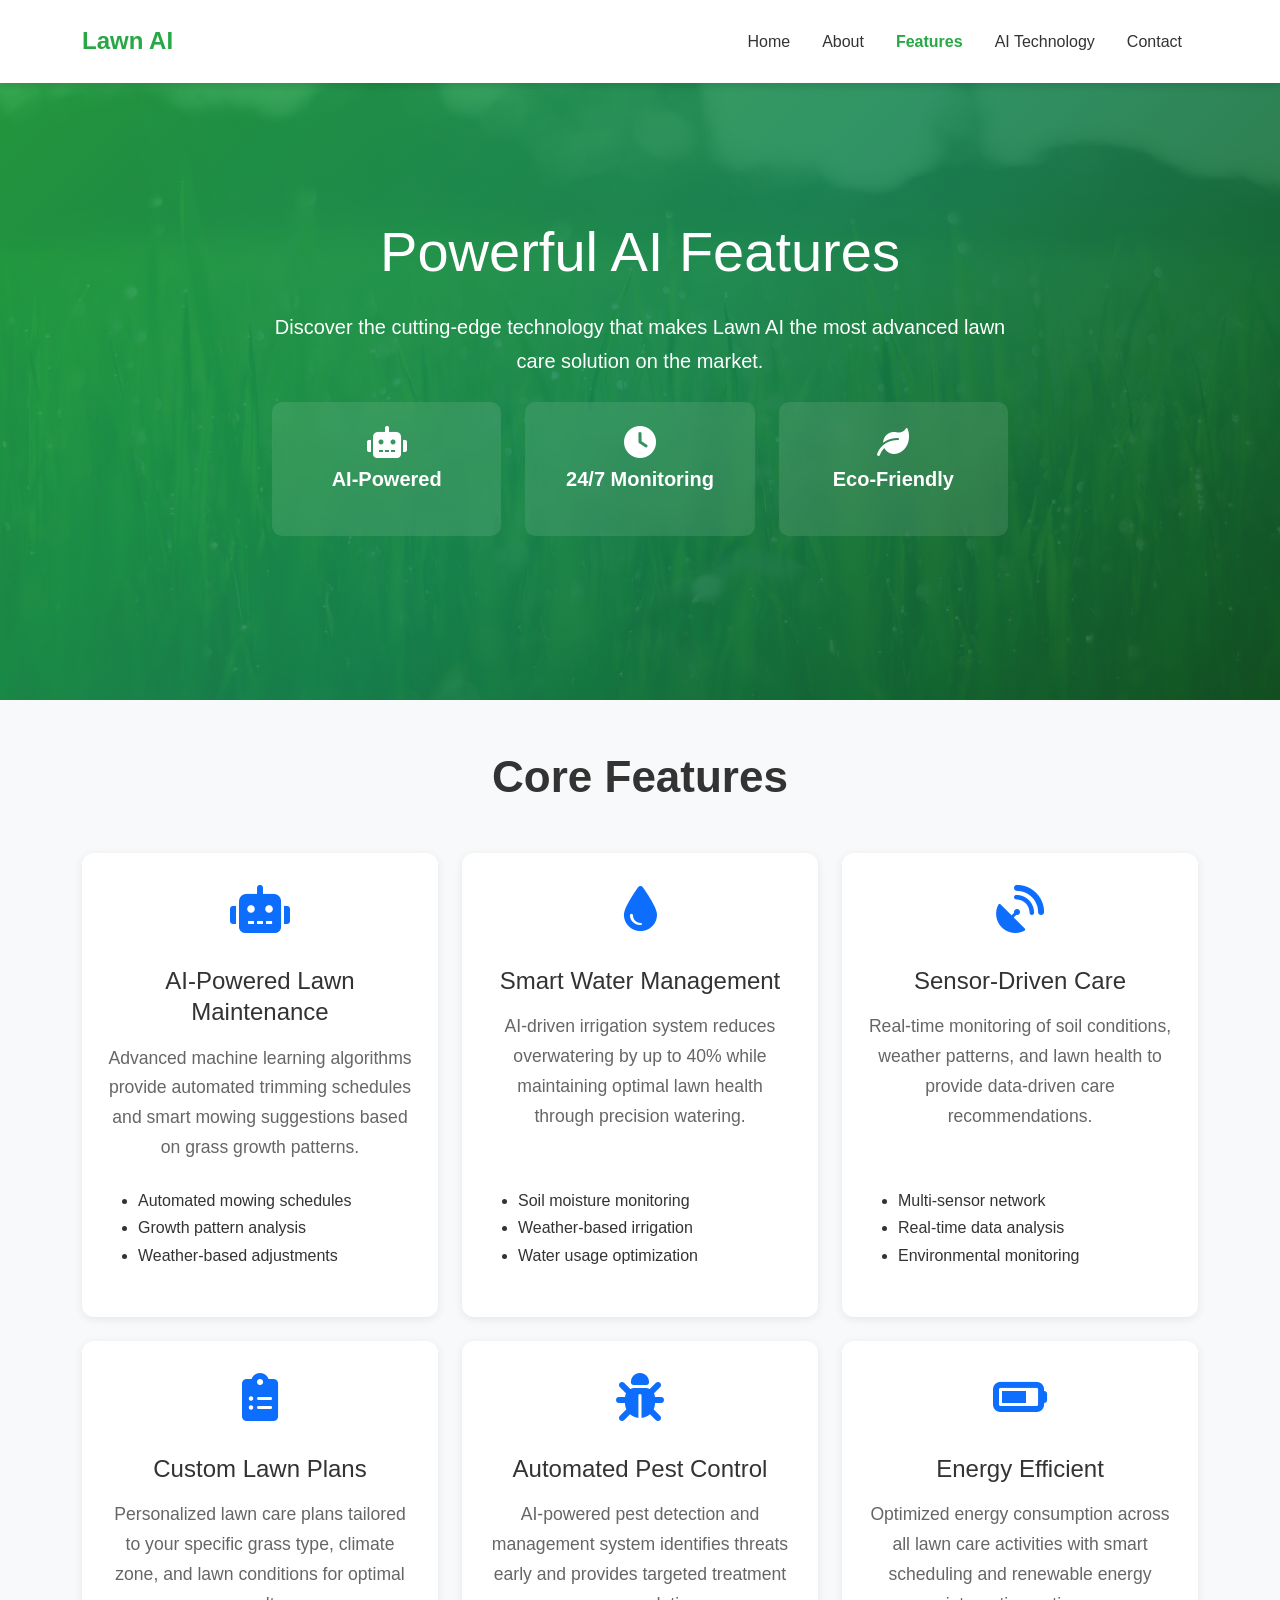
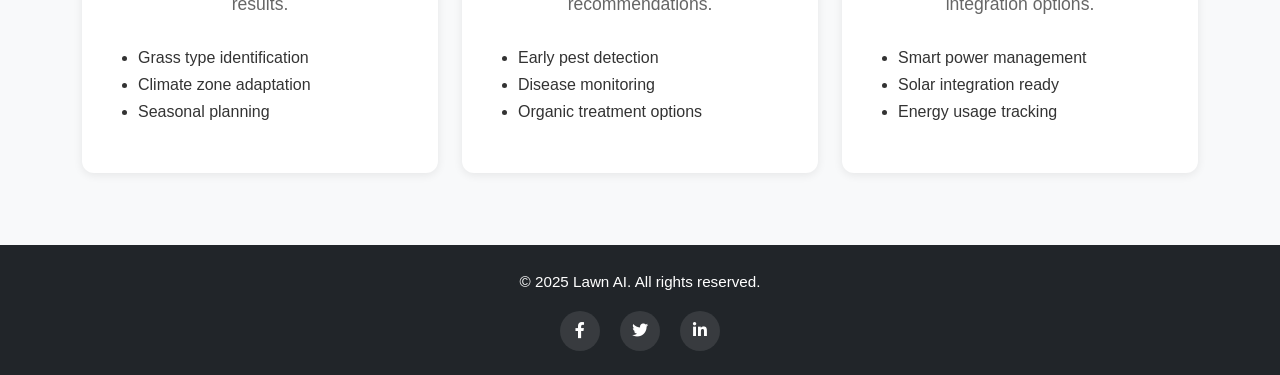
<file: features.html>
<!DOCTYPE html>
<html lang="en">
<head>
    <meta charset="UTF-8">
    <meta name="viewport" content="width=device-width, initial-scale=1.0">
    <title>Features - Lawn AI</title>
    <link rel="stylesheet" href="https://cdn.jsdelivr.net/npm/bootstrap@5.3.0/dist/css/bootstrap.min.css">
    <link rel="stylesheet" href="css/styles.css">
    <link rel="stylesheet" href="https://cdnjs.cloudflare.com/ajax/libs/font-awesome/6.0.0-beta3/css/all.min.css">
</head>
<body>
    <!-- Navbar -->
    <nav class="navbar navbar-expand-lg navbar-light bg-white fixed-top">
        <div class="container">
            <a class="navbar-brand text-success" href="index.html"><strong>Lawn AI</strong></a>
            <button class="navbar-toggler" type="button" data-bs-toggle="collapse" data-bs-target="#navbarNav" aria-controls="navbarNav" aria-expanded="false" aria-label="Toggle navigation">
                <span class="navbar-toggler-icon"></span>
            </button>
            <div class="collapse navbar-collapse" id="navbarNav">
                <ul class="navbar-nav ms-auto">
                    <li class="nav-item"><a class="nav-link" href="index.html">Home</a></li>
                    <li class="nav-item"><a class="nav-link" href="about.html">About</a></li>
                    <li class="nav-item"><a class="nav-link active" href="features.html">Features</a></li>
                    <li class="nav-item"><a class="nav-link" href="technology.html">AI Technology</a></li>
                    <li class="nav-item"><a class="nav-link" href="contact.html">Contact</a></li>
                </ul>
            </div>
        </div>
    </nav>

    <!-- Hero Section -->
    <section class="hero-features d-flex align-items-center text-white text-center">
        <div class="container">
            <div class="row justify-content-center">
                <div class="col-lg-8">
                    <h1 class="display-4 mb-4">Powerful AI Features</h1>
                    <p class="lead">Discover the cutting-edge technology that makes Lawn AI the most advanced lawn care solution on the market.</p>
                    <div class="hero-highlights mt-4">
                        <div class="row">
                            <div class="col-md-4 mb-3">
                                <div class="highlight-item">
                                    <i class="fas fa-robot fa-2x mb-2"></i>
                                    <h5>AI-Powered</h5>
                                </div>
                            </div>
                            <div class="col-md-4 mb-3">
                                <div class="highlight-item">
                                    <i class="fas fa-clock fa-2x mb-2"></i>
                                    <h5>24/7 Monitoring</h5>
                                </div>
                            </div>
                            <div class="col-md-4 mb-3">
                                <div class="highlight-item">
                                    <i class="fas fa-leaf fa-2x mb-2"></i>
                                    <h5>Eco-Friendly</h5>
                                </div>
                            </div>
                        </div>
                    </div>
                </div>
            </div>
        </div>
    </section>

    <!-- Features Section -->
    <section id="features" class="py-5 text-center">
        <div class="container">
            <h2 class="mb-5">Core Features</h2>
            <div class="row mt-4">
                <div class="col-md-4 mb-4">
                    <div class="feature-card h-100">
                        <div class="feature-icon">
                            <i class="fas fa-robot fa-3x text-primary mb-3"></i>
                        </div>
                        <h4>AI-Powered Lawn Maintenance</h4>
                        <p>Advanced machine learning algorithms provide automated trimming schedules and smart mowing suggestions based on grass growth patterns.</p>
                        <ul class="feature-list text-start">
                            <li>Automated mowing schedules</li>
                            <li>Growth pattern analysis</li>
                            <li>Weather-based adjustments</li>
                        </ul>
                    </div>
                </div>
                <div class="col-md-4 mb-4">
                    <div class="feature-card h-100">
                        <div class="feature-icon">
                            <i class="fas fa-tint fa-3x text-primary mb-3"></i>
                        </div>
                        <h4>Smart Water Management</h4>
                        <p>AI-driven irrigation system reduces overwatering by up to 40% while maintaining optimal lawn health through precision watering.</p>
                        <ul class="feature-list text-start">
                            <li>Soil moisture monitoring</li>
                            <li>Weather-based irrigation</li>
                            <li>Water usage optimization</li>
                        </ul>
                    </div>
                </div>
                <div class="col-md-4 mb-4">
                    <div class="feature-card h-100">
                        <div class="feature-icon">
                            <i class="fas fa-satellite-dish fa-3x text-primary mb-3"></i>
                        </div>
                        <h4>Sensor-Driven Care</h4>
                        <p>Real-time monitoring of soil conditions, weather patterns, and lawn health to provide data-driven care recommendations.</p>
                        <ul class="feature-list text-start">
                            <li>Multi-sensor network</li>
                            <li>Real-time data analysis</li>
                            <li>Environmental monitoring</li>
                        </ul>
                    </div>
                </div>
                <div class="col-md-4 mb-4">
                    <div class="feature-card h-100">
                        <div class="feature-icon">
                            <i class="fas fa-clipboard-list fa-3x text-primary mb-3"></i>
                        </div>
                        <h4>Custom Lawn Plans</h4>
                        <p>Personalized lawn care plans tailored to your specific grass type, climate zone, and lawn conditions for optimal results.</p>
                        <ul class="feature-list text-start">
                            <li>Grass type identification</li>
                            <li>Climate zone adaptation</li>
                            <li>Seasonal planning</li>
                        </ul>
                    </div>
                </div>
                <div class="col-md-4 mb-4">
                    <div class="feature-card h-100">
                        <div class="feature-icon">
                            <i class="fas fa-bug fa-3x text-primary mb-3"></i>
                        </div>
                        <h4>Automated Pest Control</h4>
                        <p>AI-powered pest detection and management system identifies threats early and provides targeted treatment recommendations.</p>
                        <ul class="feature-list text-start">
                            <li>Early pest detection</li>
                            <li>Disease monitoring</li>
                            <li>Organic treatment options</li>
                        </ul>
                    </div>
                </div>
                <div class="col-md-4 mb-4">
                    <div class="feature-card h-100">
                        <div class="feature-icon">
                            <i class="fas fa-battery-three-quarters fa-3x text-primary mb-3"></i>
                        </div>
                        <h4>Energy Efficient</h4>
                        <p>Optimized energy consumption across all lawn care activities with smart scheduling and renewable energy integration options.</p>
                        <ul class="feature-list text-start">
                            <li>Smart power management</li>
                            <li>Solar integration ready</li>
                            <li>Energy usage tracking</li>
                        </ul>
                    </div>
                </div>
            </div>
        </div>
    </section>

    <!-- Footer -->
    <footer class="bg-dark text-white text-center py-4">
        <div class="container">
            <p>&copy; 2025 Lawn AI. All rights reserved.</p>
            <div class="mt-3">
                <a href="#" class="text-white me-3 footer-link"><i class="fab fa-facebook-f"></i></a>
                <a href="#" class="text-white me-3 footer-link"><i class="fab fa-twitter"></i></a>
                <a href="#" class="text-white footer-link"><i class="fab fa-linkedin-in"></i></a>
            </div>
        </div>
    </footer>

    <script src="https://cdn.jsdelivr.net/npm/bootstrap@5.3.0/dist/js/bootstrap.bundle.min.js"></script>
</body>
</html>
</file>
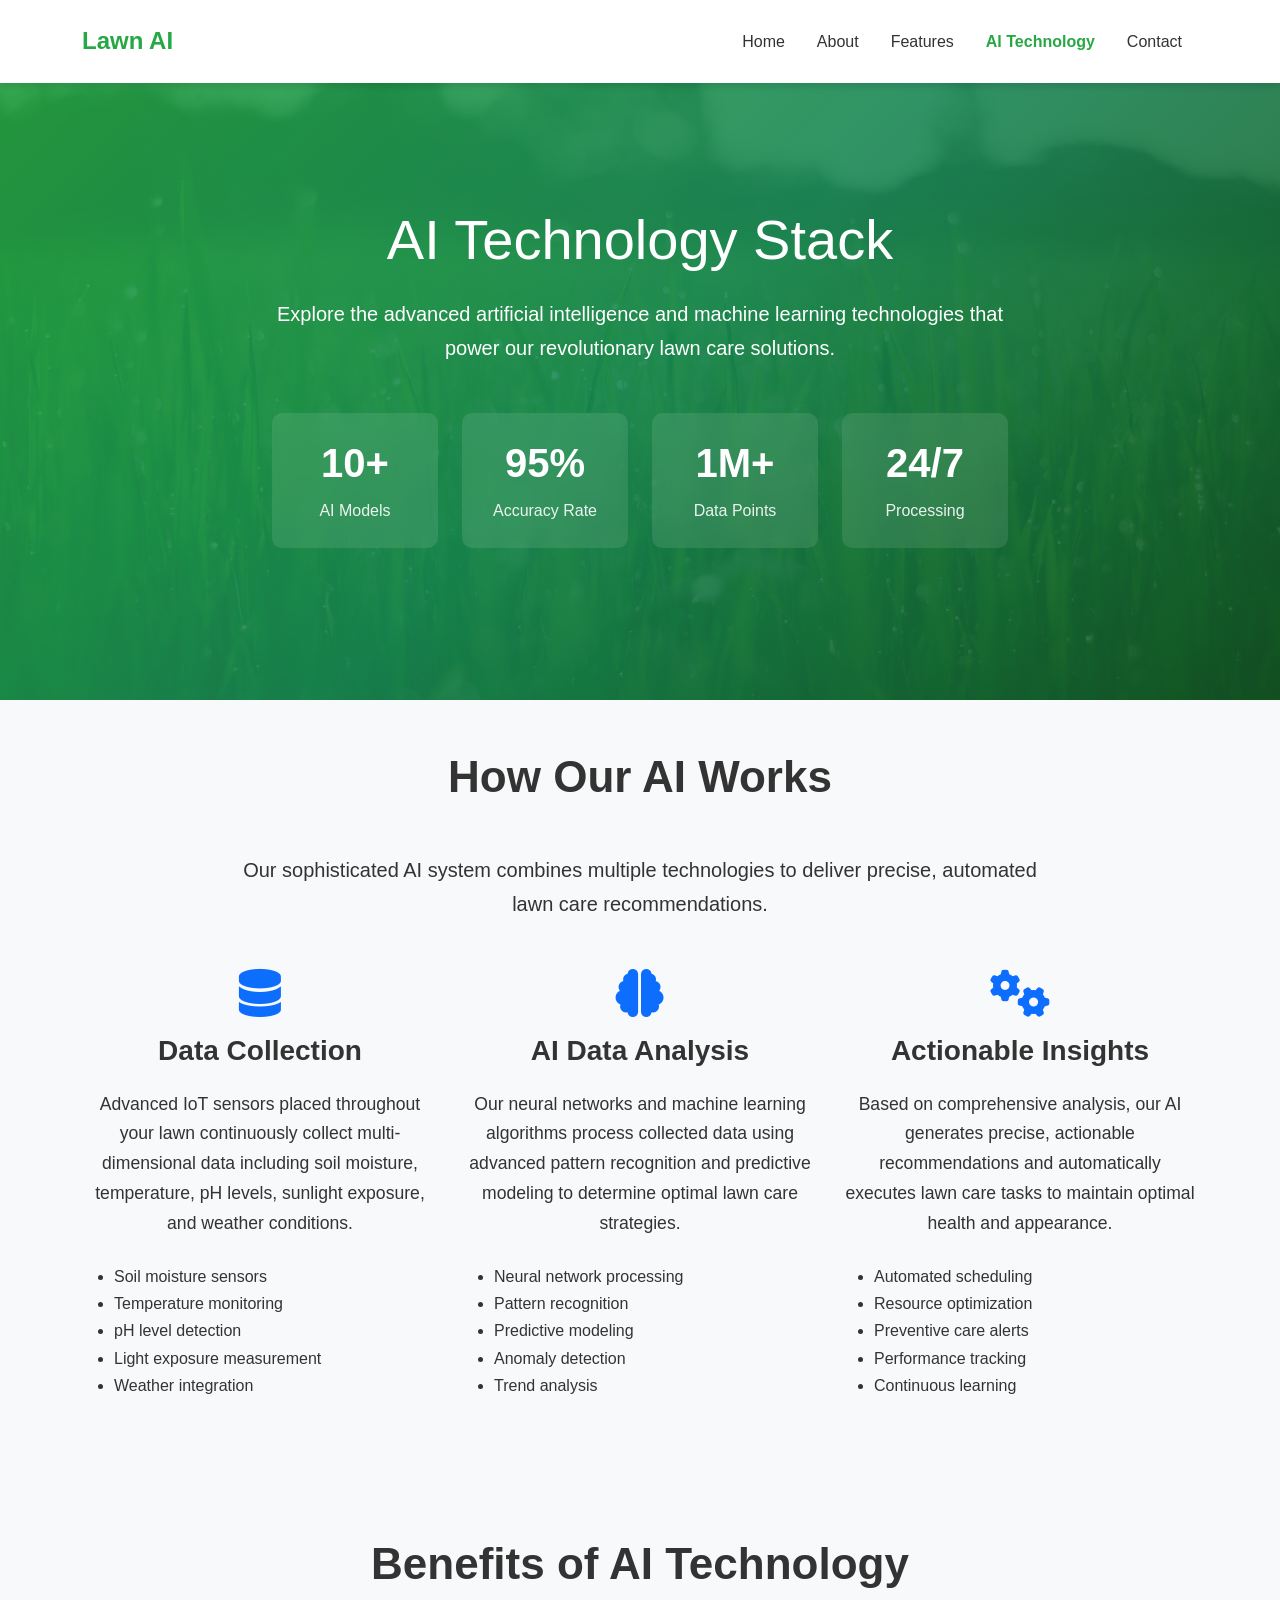
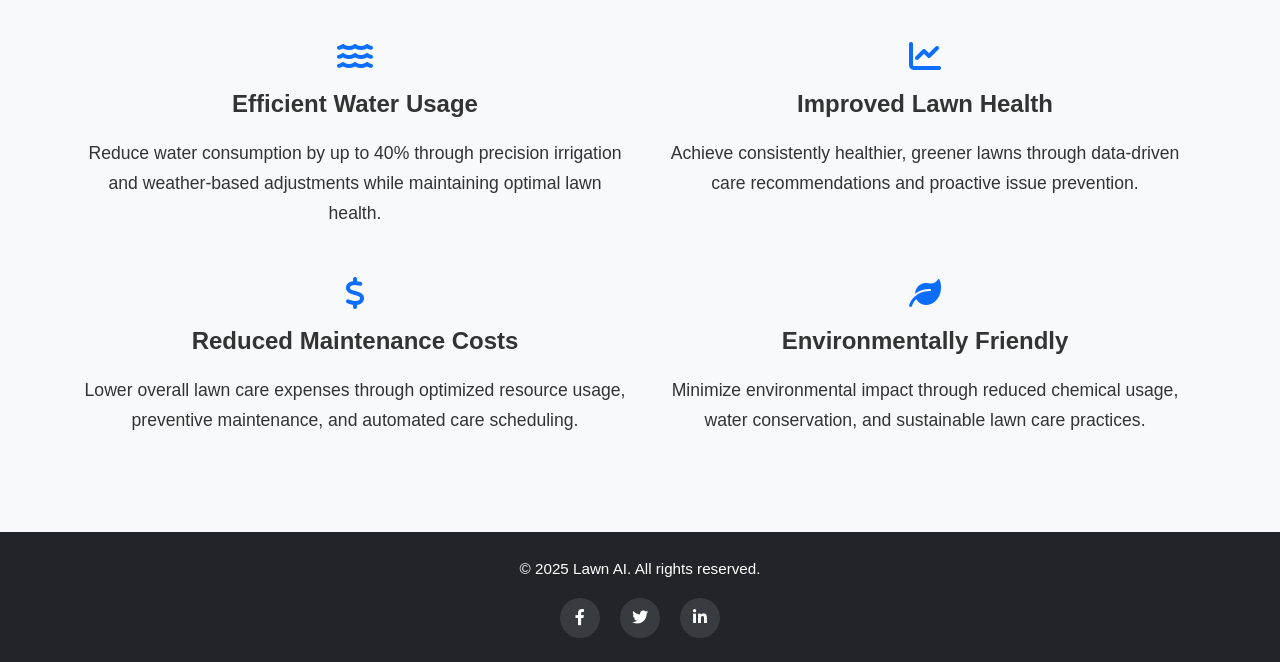
<file: technology.html>
<!DOCTYPE html>
<html lang="en">
<head>
    <meta charset="UTF-8">
    <meta name="viewport" content="width=device-width, initial-scale=1.0">
    <title>AI Technology - Lawn AI</title>
    <link rel="stylesheet" href="https://cdn.jsdelivr.net/npm/bootstrap@5.3.0/dist/css/bootstrap.min.css">
    <link rel="stylesheet" href="css/styles.css">
    <link rel="stylesheet" href="https://cdnjs.cloudflare.com/ajax/libs/font-awesome/6.0.0-beta3/css/all.min.css">
</head>
<body>
    <!-- Navbar -->
    <nav class="navbar navbar-expand-lg navbar-light bg-white fixed-top">
        <div class="container">
            <a class="navbar-brand text-success" href="index.html"><strong>Lawn AI</strong></a>
            <button class="navbar-toggler" type="button" data-bs-toggle="collapse" data-bs-target="#navbarNav" aria-controls="navbarNav" aria-expanded="false" aria-label="Toggle navigation">
                <span class="navbar-toggler-icon"></span>
            </button>
            <div class="collapse navbar-collapse" id="navbarNav">
                <ul class="navbar-nav ms-auto">
                    <li class="nav-item"><a class="nav-link" href="index.html">Home</a></li>
                    <li class="nav-item"><a class="nav-link" href="about.html">About</a></li>
                    <li class="nav-item"><a class="nav-link" href="features.html">Features</a></li>
                    <li class="nav-item"><a class="nav-link active" href="technology.html">AI Technology</a></li>
                    <li class="nav-item"><a class="nav-link" href="contact.html">Contact</a></li>
                </ul>
            </div>
        </div>
    </nav>

    <!-- Hero Section -->
    <section class="hero-technology d-flex align-items-center text-white text-center">
        <div class="container">
            <div class="row justify-content-center">
                <div class="col-lg-8">
                    <h1 class="display-4 mb-4">AI Technology Stack</h1>
                    <p class="lead">Explore the advanced artificial intelligence and machine learning technologies that power our revolutionary lawn care solutions.</p>
                    <div class="tech-stats mt-5">
                        <div class="row">
                            <div class="col-md-3 mb-3">
                                <div class="stat-tech">
                                    <h3>10+</h3>
                                    <p>AI Models</p>
                                </div>
                            </div>
                            <div class="col-md-3 mb-3">
                                <div class="stat-tech">
                                    <h3>95%</h3>
                                    <p>Accuracy Rate</p>
                                </div>
                            </div>
                            <div class="col-md-3 mb-3">
                                <div class="stat-tech">
                                    <h3>1M+</h3>
                                    <p>Data Points</p>
                                </div>
                            </div>
                            <div class="col-md-3 mb-3">
                                <div class="stat-tech">
                                    <h3>24/7</h3>
                                    <p>Processing</p>
                                </div>
                            </div>
                        </div>
                    </div>
                </div>
            </div>
        </div>
    </section>

    <!-- AI Technology Section -->
    <section id="technology" class="py-5 text-center">
        <div class="container">
            <h2 class="mb-5">How Our AI Works</h2>
            <p class="lead mb-5">Our sophisticated AI system combines multiple technologies to deliver precise, automated lawn care recommendations.</p>
            <div class="row">
                <div class="col-md-4 mb-4">
                    <div class="tech-process-card h-100">
                        <div class="process-icon">
                            <i class="fas fa-database fa-3x text-primary mb-3"></i>
                        </div>
                        <h3>Data Collection</h3>
                        <p>Advanced IoT sensors placed throughout your lawn continuously collect multi-dimensional data including soil moisture, temperature, pH levels, sunlight exposure, and weather conditions.</p>
                        <div class="tech-details">
                            <ul class="text-start">
                                <li>Soil moisture sensors</li>
                                <li>Temperature monitoring</li>
                                <li>pH level detection</li>
                                <li>Light exposure measurement</li>
                                <li>Weather integration</li>
                            </ul>
                        </div>
                    </div>
                </div>
                <div class="col-md-4 mb-4">
                    <div class="tech-process-card h-100">
                        <div class="process-icon">
                            <i class="fas fa-brain fa-3x text-primary mb-3"></i>
                        </div>
                        <h3>AI Data Analysis</h3>
                        <p>Our neural networks and machine learning algorithms process collected data using advanced pattern recognition and predictive modeling to determine optimal lawn care strategies.</p>
                        <div class="tech-details">
                            <ul class="text-start">
                                <li>Neural network processing</li>
                                <li>Pattern recognition</li>
                                <li>Predictive modeling</li>
                                <li>Anomaly detection</li>
                                <li>Trend analysis</li>
                            </ul>
                        </div>
                    </div>
                </div>
                <div class="col-md-4 mb-4">
                    <div class="tech-process-card h-100">
                        <div class="process-icon">
                            <i class="fas fa-cogs fa-3x text-primary mb-3"></i>
                        </div>
                        <h3>Actionable Insights</h3>
                        <p>Based on comprehensive analysis, our AI generates precise, actionable recommendations and automatically executes lawn care tasks to maintain optimal health and appearance.</p>
                        <div class="tech-details">
                            <ul class="text-start">
                                <li>Automated scheduling</li>
                                <li>Resource optimization</li>
                                <li>Preventive care alerts</li>
                                <li>Performance tracking</li>
                                <li>Continuous learning</li>
                            </ul>
                        </div>
                    </div>
                </div>
            </div>
        </div>
    </section>

    <!-- Technology Benefits Section -->
    <section class="py-5 bg-light text-center">
        <div class="container">
            <h2 class="mb-5">Benefits of AI Technology</h2>
            <div class="row">
                <div class="col-md-6 mb-4">
                    <div class="benefit-card">
                        <i class="fas fa-water fa-2x text-primary mb-3"></i>
                        <h4>Efficient Water Usage</h4>
                        <p>Reduce water consumption by up to 40% through precision irrigation and weather-based adjustments while maintaining optimal lawn health.</p>
                    </div>
                </div>
                <div class="col-md-6 mb-4">
                    <div class="benefit-card">
                        <i class="fas fa-chart-line fa-2x text-primary mb-3"></i>
                        <h4>Improved Lawn Health</h4>
                        <p>Achieve consistently healthier, greener lawns through data-driven care recommendations and proactive issue prevention.</p>
                    </div>
                </div>
                <div class="col-md-6 mb-4">
                    <div class="benefit-card">
                        <i class="fas fa-dollar-sign fa-2x text-primary mb-3"></i>
                        <h4>Reduced Maintenance Costs</h4>
                        <p>Lower overall lawn care expenses through optimized resource usage, preventive maintenance, and automated care scheduling.</p>
                    </div>
                </div>
                <div class="col-md-6 mb-4">
                    <div class="benefit-card">
                        <i class="fas fa-leaf fa-2x text-primary mb-3"></i>
                        <h4>Environmentally Friendly</h4>
                        <p>Minimize environmental impact through reduced chemical usage, water conservation, and sustainable lawn care practices.</p>
                    </div>
                </div>
            </div>
        </div>
    </section>

    <!-- Footer -->
    <footer class="bg-dark text-white text-center py-4">
        <div class="container">
            <p>&copy; 2025 Lawn AI. All rights reserved.</p>
            <div class="mt-3">
                <a href="#" class="text-white me-3 footer-link"><i class="fab fa-facebook-f"></i></a>
                <a href="#" class="text-white me-3 footer-link"><i class="fab fa-twitter"></i></a>
                <a href="#" class="text-white footer-link"><i class="fab fa-linkedin-in"></i></a>
            </div>
        </div>
    </footer>

    <script src="https://cdn.jsdelivr.net/npm/bootstrap@5.3.0/dist/js/bootstrap.bundle.min.js"></script>
</body>
</html>
</file>
<file: css/styles.css>
/* ==========================================================================
   Global Styles
   ========================================================================== */
:root {
    --primary-color: #28a745;
    --secondary-color: #20c997;
    --text-color: #333;
    --bg-light: #f8f9fa;
    --shadow: 0 4px 6px rgba(0, 0, 0, 0.1);
    --transition: all 0.3s ease;
}

* {
    box-sizing: border-box;
}

body {
    font-family: 'Inter', -apple-system, BlinkMacSystemFont, 'Arial', sans-serif;
    line-height: 1.7;
    margin: 0;
    padding-top: 70px; /* Increased for fixed navbar */
    color: var(--text-color);
    background: var(--bg-light);
}

html {
    scroll-behavior: smooth;
    font-size: 16px; /* Base font size for rem consistency */
}

h1, h2, h3, h4, h5, h6 {
    margin-bottom: 1.25rem;
    font-weight: 600;
    line-height: 1.3;
}

p {
    margin-bottom: 1.5rem;
    font-size: 1.05rem;
}

#back-to-top {
    position: fixed;
    bottom: 30px;
    right: 30px;
    display: none;
    background: var(--primary-color);
    color: #fff;
    border-radius: 50%;
    width: 48px;
    height: 48px;
    display: flex;
    align-items: center;
    justify-content: center;
    z-index: 1000;
    transition: var(--transition);
}

#back-to-top:hover {
    background: var(--secondary-color);
    transform: translateY(-3px);
}

/* ==========================================================================
   Navbar
   ========================================================================== */
.navbar {
    background: #fff !important;
    box-shadow: var(--shadow);
    position: fixed;
    top: 0;
    width: 100%;
    z-index: 1030;
    padding: 1rem 0;
}

.navbar-brand {
    font-weight: 700;
    font-size: 1.5rem;
    color: var(--primary-color) !important;
}

.nav-link {
    transition: var(--transition);
    font-weight: 500;
    color: var(--text-color) !important;
    padding: 0.5rem 1rem !important;
}

.nav-link:hover {
    color: var(--primary-color) !important;
    transform: translateY(-1px);
}

.nav-link.active {
    color: var(--primary-color) !important;
    font-weight: 600;
}

/* ==========================================================================
   Hero Section
   ========================================================================== */
.hero {
    background: linear-gradient(135deg, var(--primary-color) 0%, var(--secondary-color) 100%);
    min-height: 70vh; /* Increased for better visual balance */
    color: #fff;
    text-shadow: 1px 1px 3px rgba(0, 0, 0, 0.4);
    display: flex;
    align-items: center;
    justify-content: center;
    padding: 3rem 1rem;
}

.hero h1 {
    font-size: clamp(2.5rem, 5vw, 3.5rem); /* Responsive font size */
    margin-bottom: 1.5rem;
}

.hero p {
    font-size: clamp(1rem, 3vw, 1.25rem);
    max-width: 600px;
    margin: 0 auto 2rem;
}

.hero .btn {
    font-size: 1.25rem;
    padding: 0.75rem 2rem;
    border-radius: 8px;
    background: #fff;
    color: var(--primary-color);
    border: none;
    font-weight: 500;
    transition: var(--transition);
}

.hero .btn:hover {
    background: var(--secondary-color);
    color: #fff;
    transform: translateY(-3px);
}

/* ==========================================================================
   Features Page Hero
   ========================================================================== */
.hero-features {
    background: linear-gradient(135deg, #28a745 0%, #198754 50%, #155724 100%);
    min-height: 70vh;
    position: relative;
}

.hero-features::before {
    content: '';
    position: absolute;
    top: 0;
    left: 0;
    right: 0;
    bottom: 0;
    background: url('../images/hero.jpg') center/cover;
    opacity: 0.1;
    z-index: 1;
}

.hero-features .container {
    position: relative;
    z-index: 2;
}

.hero-highlights .highlight-item {
    padding: 1.5rem;
    border-radius: 10px;
    background: rgba(255, 255, 255, 0.1);
    backdrop-filter: blur(10px);
    transition: var(--transition);
}

.hero-highlights .highlight-item:hover {
    background: rgba(255, 255, 255, 0.2);
    transform: translateY(-5px);
}

/* Technology Page Hero */
.hero-technology {
    background: linear-gradient(135deg, #28a745 0%, #198754 50%, #155724 100%);
    min-height: 70vh;
    position: relative;
}

.hero-technology::before {
    content: '';
    position: absolute;
    top: 0;
    left: 0;
    right: 0;
    bottom: 0;
    background: url('../images/hero.jpg') center/cover;
    opacity: 0.1;
    z-index: 1;
}

.hero-technology .container {
    position: relative;
    z-index: 2;
}

/* Home Page Hero */
.hero-home {
    background: linear-gradient(135deg, #28a745 0%, #198754 50%, #155724 100%);
    min-height: 70vh;
    position: relative;
}

.hero-home::before {
    content: '';
    position: absolute;
    top: 0;
    left: 0;
    right: 0;
    bottom: 0;
    background: url('../images/hero.jpg') center/cover;
    opacity: 0.1;
    z-index: 1;
}

.hero-home .container {
    position: relative;
    z-index: 2;
}

.hero-actions {
    margin-top: 2rem;
}

.hero-actions .btn {
    margin: 0.5rem;
    padding: 0.75rem 2rem;
    font-weight: 600;
    border-radius: 8px;
    transition: var(--transition);
}

/* ==========================================================================
   Sections
   ========================================================================== */
section {
    padding: 5rem 0; /* Increased padding for better spacing */
}

section h2 {
    font-size: clamp(2rem, 4vw, 2.75rem);
    text-align: center;
    margin-bottom: 2.5rem;
    color: var(--text-color);
}

section p {
    font-size: 1.1rem;
    max-width: 800px;
    margin-left: auto;
    margin-right: auto;
}

/* ==========================================================================
   Features Section
   ========================================================================== */
#features .col-md-3 {
    margin-bottom: 2.5rem;
    text-align: center;
}

#features h4 {
    font-size: 1.5rem;
    margin-bottom: 1rem;
    font-weight: 500;
}

/* ==========================================================================
   Feature Cards
   ========================================================================== */
.feature-card {
    background: #fff;
    border-radius: 12px;
    padding: 2rem 1.5rem;
    box-shadow: 0 2px 10px rgba(0, 0, 0, 0.08);
    transition: var(--transition);
    border: none;
    height: 100%;
    display: flex;
    flex-direction: column;
}

.feature-card:hover {
    transform: translateY(-8px);
    box-shadow: 0 10px 30px rgba(0, 0, 0, 0.15);
}

.feature-icon {
    margin-bottom: 1rem;
}

.feature-card h4 {
    color: var(--text-color);
    font-weight: 600;
    margin-bottom: 1rem;
}

.feature-card p {
    flex-grow: 1;
    color: #666;
}

/* ==========================================================================
   How It Works Section
   ========================================================================== */
#how-it-works .col-md-4 {
    margin-bottom: 2.5rem;
    text-align: center;
}

#how-it-works h4 {
    font-size: 1.5rem;
    margin-bottom: 1rem;
    font-weight: 500;
}

/* ==========================================================================
   Step Cards (How It Works)
   ========================================================================== */
.step-card {
    position: relative;
    padding: 2rem 1.5rem;
    background: #fff;
    border-radius: 12px;
    box-shadow: 0 2px 10px rgba(0, 0, 0, 0.08);
    transition: var(--transition);
    height: 100%;
}

.step-card:hover {
    transform: translateY(-5px);
    box-shadow: 0 8px 25px rgba(0, 0, 0, 0.12);
}

.step-number {
    position: absolute;
    top: -15px;
    left: 50%;
    transform: translateX(-50%);
    background: var(--primary-color);
    color: #fff;
    width: 40px;
    height: 40px;
    border-radius: 50%;
    display: flex;
    align-items: center;
    justify-content: center;
    font-weight: 700;
    font-size: 1.2rem;
}

.step-card h4 {
    margin-top: 1rem;
    color: var(--text-color);
    font-weight: 600;
}

/* ==========================================================================
   Contact Form
   ========================================================================== */
form .form-control {
    border-radius: 8px;
    border: 1px solid #ced4da;
    padding: 0.75rem;
    transition: var(--transition);
}

form .form-control:focus {
    border-color: var(--primary-color);
    box-shadow: 0 0 0 0.25rem rgba(40, 167, 69, 0.25);
}

form .btn {
    border-radius: 8px;
    background: var(--primary-color);
    color: #fff;
    padding: 0.75rem 1.5rem;
    font-weight: 500;
}

form .btn:hover {
    background: var(--secondary-color);
}

/* ==========================================================================
   Technology Section
   ========================================================================== */
.tech-feature {
    background: #fff;
    border-radius: 12px;
    padding: 2rem;
    box-shadow: 0 2px 10px rgba(0, 0, 0, 0.08);
    height: 100%;
}

.tech-feature h3 {
    color: var(--text-color);
    font-weight: 600;
    margin-bottom: 1.5rem;
}

.tech-feature ul {
    list-style: none;
    padding: 0;
}

.tech-feature li {
    padding: 0.5rem 0;
    position: relative;
    padding-left: 1.5rem;
}

.tech-feature li:before {
    content: "✓";
    position: absolute;
    left: 0;
    color: var(--primary-color);
    font-weight: bold;
}

.stats-row {
    background: #fff;
    border-radius: 12px;
    padding: 2rem;
    box-shadow: 0 2px 10px rgba(0, 0, 0, 0.08);
    margin-top: 2rem;
}

.stat-item {
    text-align: center;
}

.stat-number {
    font-size: 2.5rem;
    font-weight: 700;
    color: var(--primary-color);
    margin-bottom: 0.5rem;
}

.stat-item p {
    color: #666;
    font-weight: 500;
    margin: 0;
}

/* ==========================================================================
   Testimonials
   ========================================================================== */
.testimonial-card {
    background: #fff;
    border-radius: 12px;
    padding: 2rem 1.5rem;
    box-shadow: 0 2px 10px rgba(0, 0, 0, 0.08);
    transition: var(--transition);
    height: 100%;
}

.testimonial-card:hover {
    transform: translateY(-5px);
    box-shadow: 0 8px 25px rgba(0, 0, 0, 0.12);
}

.stars {
    margin-bottom: 1rem;
}

.testimonial-card .blockquote p {
    font-style: italic;
    color: #444;
    font-size: 1rem;
}

.testimonial-card .blockquote-footer {
    color: var(--text-color);
}

.testimonial-card .blockquote-footer strong {
    color: var(--primary-color);
}

/* ==========================================================================
   Footer
   ========================================================================== */
footer {
    background: #2c3e50 !important;
    color: #fff;
    padding: 2rem 0;
}

footer p {
    margin: 0;
    font-size: 0.95rem;
}

.footer-link {
    display: inline-block;
    width: 40px;
    height: 40px;
    border-radius: 50%;
    background: rgba(255, 255, 255, 0.1);
    line-height: 40px;
    text-align: center;
    transition: var(--transition);
    text-decoration: none;
}

.footer-link:hover {
    background: var(--primary-color);
    color: #fff !important;
    transform: translateY(-2px);
}

/* ==========================================================================
   General Components
   ========================================================================== */
.btn {
    transition: var(--transition);
    border-radius: 8px;
}

.btn:hover {
    transform: translateY(-3px);
    box-shadow: var(--shadow);
}

.img-fluid {
    max-width: 100%;
    height: auto;
    border-radius: 8px; /* Subtle rounding for images */
}

.shadow-lg {
    box-shadow: 0 1rem 3rem rgba(0, 0, 0, 0.15) !important;
}

/* ==========================================================================
   Card Styling
   ========================================================================== */
.card {
    border: none;
    border-radius: 12px;
    overflow: hidden;
    transition: var(--transition);
}

.card:hover {
    transform: translateY(-5px);
    box-shadow: 0 0.75rem 1.5rem rgba(0, 0, 0, 0.1);
}

.card-body i {
    font-size: 2rem;
    color: var(--primary-color);
    transition: var(--transition);
}

.card:hover .card-body i {
    color: var(--secondary-color);
}

/* ==========================================================================
   News Section
   ========================================================================== */
.news-card {
    background: #fff;
    border-radius: 12px;
    padding: 2rem 1.5rem;
    box-shadow: 0 2px 10px rgba(0, 0, 0, 0.08);
    transition: var(--transition);
    height: 100%;
    position: relative;
}

.news-card:hover {
    transform: translateY(-5px);
    box-shadow: 0 8px 25px rgba(0, 0, 0, 0.12);
}

.news-date {
    position: absolute;
    top: 1rem;
    right: 1rem;
}

.news-icon {
    margin: 1rem 0;
}

.news-card h4 {
    color: var(--text-color);
    font-weight: 600;
    margin-bottom: 1rem;
}

.news-card p {
    color: #666;
    margin-bottom: 1.5rem;
}

/* ==========================================================================
   Call to Action Section
   ========================================================================== */
.cta-section {
    background: linear-gradient(135deg, var(--primary-color) 0%, var(--secondary-color) 100%);
    position: relative;
    overflow: hidden;
}

.cta-section::before {
    content: '';
    position: absolute;
    top: 0;
    left: 0;
    right: 0;
    bottom: 0;
    background: rgba(0, 0, 0, 0.1);
    z-index: 1;
}

.cta-section .container {
    position: relative;
    z-index: 2;
}

.cta-section h2 {
    font-weight: 700;
    color: #fff;
}

.cta-section p {
    color: rgba(255, 255, 255, 0.9);
}

.cta-buttons .btn {
    font-weight: 600;
    padding: 1rem 2rem;
    border-radius: 8px;
    transition: var(--transition);
}

.cta-buttons .btn-light:hover {
    background: var(--secondary-color);
    border-color: var(--secondary-color);
    color: #fff;
    transform: translateY(-2px);
}

.cta-buttons .btn-outline-light:hover {
    background: rgba(255, 255, 255, 0.2);
    border-color: rgba(255, 255, 255, 0.8);
    transform: translateY(-2px);
}

/* ==========================================================================
   Enhanced Animations
   ========================================================================== */
@keyframes fadeInUp {
    from {
        opacity: 0;
        transform: translateY(30px);
    }
    to {
        opacity: 1;
        transform: translateY(0);
    }
}

.fade-in-up {
    animation: fadeInUp 0.6s ease-out;
}

/* Add scroll-triggered animations */
.animate-on-scroll {
    opacity: 0;
    transform: translateY(20px);
    transition: all 0.6s ease-out;
}

.animate-on-scroll.visible {
    opacity: 1;
    transform: translateY(0);
}

/* ==========================================================================
   About Page Specific Styles
   ========================================================================== */
.hero-about {
    background: linear-gradient(135deg, var(--primary-color) 0%, var(--secondary-color) 100%);
    min-height: 60vh;
    color: #fff;
    text-shadow: 1px 1px 3px rgba(0, 0, 0, 0.4);
    display: flex;
    align-items: center;
    justify-content: center;
    padding: 3rem 1rem;
}

.hero-stats {
    margin-top: 3rem;
}

.stat-hero {
    background: rgba(255, 255, 255, 0.1);
    border-radius: 12px;
    padding: 1.5rem 1rem;
    backdrop-filter: blur(10px);
}

.stat-hero h3 {
    font-size: 2rem;
    font-weight: 700;
    margin-bottom: 0.5rem;
    color: #fff;
}

.stat-hero p {
    margin: 0;
    color: rgba(255, 255, 255, 0.9);
    font-weight: 500;
}

/* Mission Section */
.mission-card {
    background: #fff;
    border-radius: 20px;
    padding: 3rem 2rem;
    box-shadow: 0 10px 30px rgba(0, 0, 0, 0.1);
}

.mission-points h5 {
    font-weight: 600;
    color: var(--text-color);
    margin: 0.5rem 0;
}

.mission-points p {
    color: #666;
    font-size: 0.95rem;
    margin: 0;
}

/* Value Cards */
.value-card {
    background: #fff;
    border-radius: 12px;
    padding: 2rem 1.5rem;
    box-shadow: 0 4px 15px rgba(0, 0, 0, 0.08);
    transition: var(--transition);
    height: 100%;
}

.value-card:hover {
    transform: translateY(-8px);
    box-shadow: 0 12px 30px rgba(0, 0, 0, 0.15);
}

.value-card h4 {
    color: var(--text-color);
    font-weight: 600;
    margin: 1rem 0;
}

.value-card p {
    color: #666;
    margin: 0;
}

/* Team Cards */
.team-card {
    background: #fff;
    border-radius: 12px;
    padding: 2rem 1.5rem;
    box-shadow: 0 4px 15px rgba(0, 0, 0, 0.08);
    transition: var(--transition);
    height: 100%;
}

.team-card:hover {
    transform: translateY(-8px);
    box-shadow: 0 12px 30px rgba(0, 0, 0, 0.15);
}

.team-avatar {
    margin-bottom: 1.5rem;
}

.avatar-placeholder {
    width: 120px;
    height: 120px;
    border-radius: 50%;
    background: var(--bg-light);
    display: flex;
    align-items: center;
    justify-content: center;
    margin: 0 auto;
    border: 3px solid #e9ecef;
}

.team-info h4 {
    color: var(--text-color);
    font-weight: 600;
    margin-bottom: 0.5rem;
}

.team-role {
    font-weight: 600;
    margin-bottom: 1rem;
}

.team-bio {
    color: #666;
    font-size: 0.95rem;
    margin-bottom: 1rem;
}

.team-social a {
    display: inline-block;
    width: 35px;
    height: 35px;
    border-radius: 50%;
    background: var(--bg-light);
    line-height: 35px;
    text-align: center;
    transition: var(--transition);
    text-decoration: none;
}

.team-social a:hover {
    background: var(--primary-color);
    color: #fff !important;
    transform: translateY(-2px);
}

/* Timeline */
.timeline {
    position: relative;
    padding: 2rem 0;
}

.timeline-item {
    background: #fff;
    border-radius: 12px;
    padding: 2rem;
    box-shadow: 0 4px 15px rgba(0, 0, 0, 0.08);
    position: relative;
    margin-left: 2rem;
}

.timeline-year {
    position: absolute;
    left: -2rem;
    top: 2rem;
}

.timeline-item h4 {
    color: var(--text-color);
    font-weight: 600;
    margin-bottom: 1rem;
}

.timeline-item p {
    color: #666;
    margin: 0;
}

/* Partner Cards */
.partner-card {
    background: #fff;
    border-radius: 12px;
    padding: 1.5rem;
    box-shadow: 0 4px 15px rgba(0, 0, 0, 0.08);
    transition: var(--transition);
    height: 100%;
    border: none;
}

.partner-card:hover {
    transform: translateY(-8px);
    box-shadow: 0 12px 30px rgba(0, 0, 0, 0.15);
}

.partner-card h5 {
    color: var(--text-color);
    font-weight: 600;
    margin: 1rem 0;
}

.partner-card p {
    color: #666;
    font-size: 0.95rem;
    margin: 0;
}

/* Responsive adjustments for About page */
@media (max-width: 768px) {
    .hero-about h1 {
        font-size: 2.5rem;
    }
    
    .timeline-item {
        margin-left: 0;
    }
    
    .timeline-year {
        position: relative;
        left: 0;
        top: 0;
        margin-bottom: 1rem;
        text-align: center;
    }
    
    .stat-hero {
        margin-bottom: 1rem;
    }
    
    .mission-card {
        padding: 2rem 1rem;
    }
}

/* ==========================================================================
   Responsive Design
   ========================================================================== */
@media (max-width: 992px) {
    .hero {
        min-height: 60vh;
        text-align: center;
    }

    .hero h1 {
        font-size: clamp(2rem, 4vw, 3rem);
    }

    .hero .btn {
        font-size: 1.1rem;
        padding: 0.6rem 1.5rem;
    }

    section {
        padding: 3rem 0;
    }
}

@media (max-width: 768px) {
    .hero h1 {
        font-size: 2.5rem;
    }
    
    .hero p {
        font-size: 1.1rem;
    }
    
    .feature-card,
    .step-card,
    .testimonial-card,
    .news-card {
        margin-bottom: 2rem;
    }
    
    .step-number {
        position: relative;
        top: 0;
        left: 0;
        transform: none;
        margin: 0 auto 1rem;
    }
    
    .stat-number {
        font-size: 2rem;
    }
}

@media (max-width: 576px) {
    .hero {
        min-height: 80vh;
        padding: 2rem 1rem;
    }

    .hero h1 {
        font-size: clamp(1.5rem, 3vw, 2rem);
    }

    .hero .col-lg-6 {
        margin-bottom: 1.5rem;
    }

    #back-to-top {
        bottom: 20px;
        right: 20px;
        width: 40px;
        height: 40px;
    }
}

/* Contact Page Styles */
.hero-contact {
    background: linear-gradient(135deg, #28a745 0%, #198754 50%, #155724 100%);
    min-height: 70vh;
    position: relative;
}

.hero-contact::before {
    content: '';
    position: absolute;
    top: 0;
    left: 0;
    right: 0;
    bottom: 0;
    background: url('../images/hero.jpg') center/cover;
    opacity: 0.1;
    z-index: 1;
}

.hero-contact .container {
    position: relative;
    z-index: 2;
}

.contact-highlights .contact-item {
    padding: 1.5rem;
    border-radius: 10px;
    background: rgba(255, 255, 255, 0.1);
    backdrop-filter: blur(10px);
    transition: var(--transition);
}

.contact-highlights .contact-item:hover {
    background: rgba(255, 255, 255, 0.2);
    transform: translateY(-5px);
}

.contact-form-card {
    background: #fff;
    border-radius: 15px;
    padding: 3rem 2rem;
    box-shadow: 0 10px 30px rgba(0, 0, 0, 0.1);
    margin-top: -100px;
    position: relative;
    z-index: 10;
}

.contact-form .form-control {
    border: 2px solid #e9ecef;
    border-radius: 8px;
    padding: 0.75rem 1rem;
    transition: var(--transition);
    background: #f8f9fa;
}

.contact-form .form-control:focus {
    border-color: var(--primary-color);
    box-shadow: 0 0 0 0.2rem rgba(40, 167, 69, 0.25);
    background: #fff;
}

.contact-form .form-label {
    font-weight: 600;
    color: #333;
    margin-bottom: 0.5rem;
}

.contact-form .btn-primary {
    padding: 0.75rem 2rem;
    border-radius: 8px;
    font-weight: 600;
    transition: var(--transition);
}

.contact-info-card {
    background: #fff;
    border-radius: 12px;
    padding: 2rem 1.5rem;
    box-shadow: 0 5px 15px rgba(0, 0, 0, 0.08);
    transition: var(--transition);
    height: 100%;
    display: flex;
    flex-direction: column;
    justify-content: center;
    align-items: center;
    text-align: center;
}

.contact-info-card:hover {
    transform: translateY(-5px);
    box-shadow: 0 10px 25px rgba(0, 0, 0, 0.15);
}

.contact-info-card h4 {
    color: #333;
    margin-bottom: 1rem;
    font-weight: 600;
}

.contact-info-card p {
    color: #666;
    margin-bottom: 0;
    line-height: 1.6;
}

/* Technology Stats */
.stat-tech {
    padding: 1.5rem;
    border-radius: 10px;
    background: rgba(255, 255, 255, 0.1);
    backdrop-filter: blur(10px);
    transition: var(--transition);
    text-align: center;
}

.stat-tech:hover {
    background: rgba(255, 255, 255, 0.2);
    transform: translateY(-5px);
}

.stat-tech h3 {
    font-size: 2.5rem;
    font-weight: 700;
    margin-bottom: 0.5rem;
    color: #fff;
}

.stat-tech p {
    margin-bottom: 0;
    opacity: 0.9;
    font-size: 1rem;
}

/* Technology Stats Container */
.tech-stats {
    margin-top: 3rem;
}

@media (max-width: 768px) {
    .stat-tech {
        margin-bottom: 1rem;
    }
    
    .stat-tech h3 {
        font-size: 2rem;
    }
}
</file>
